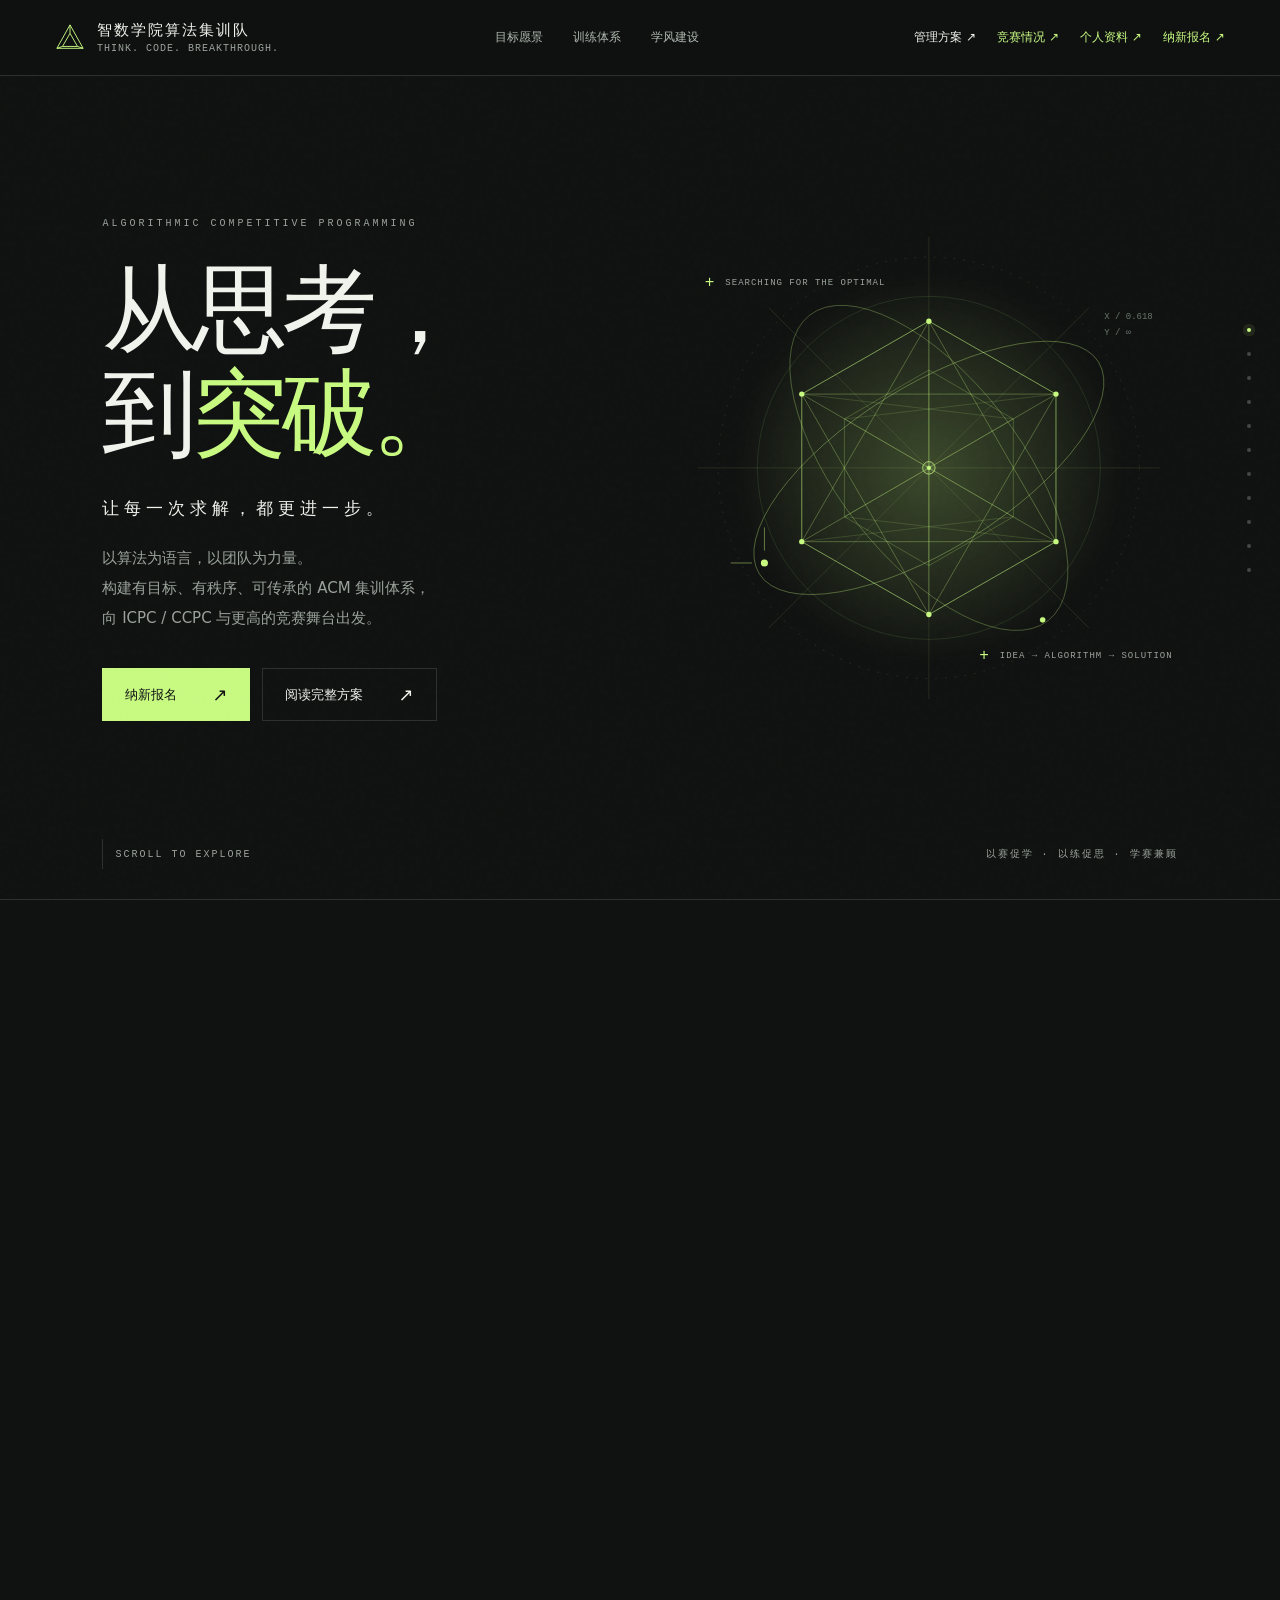
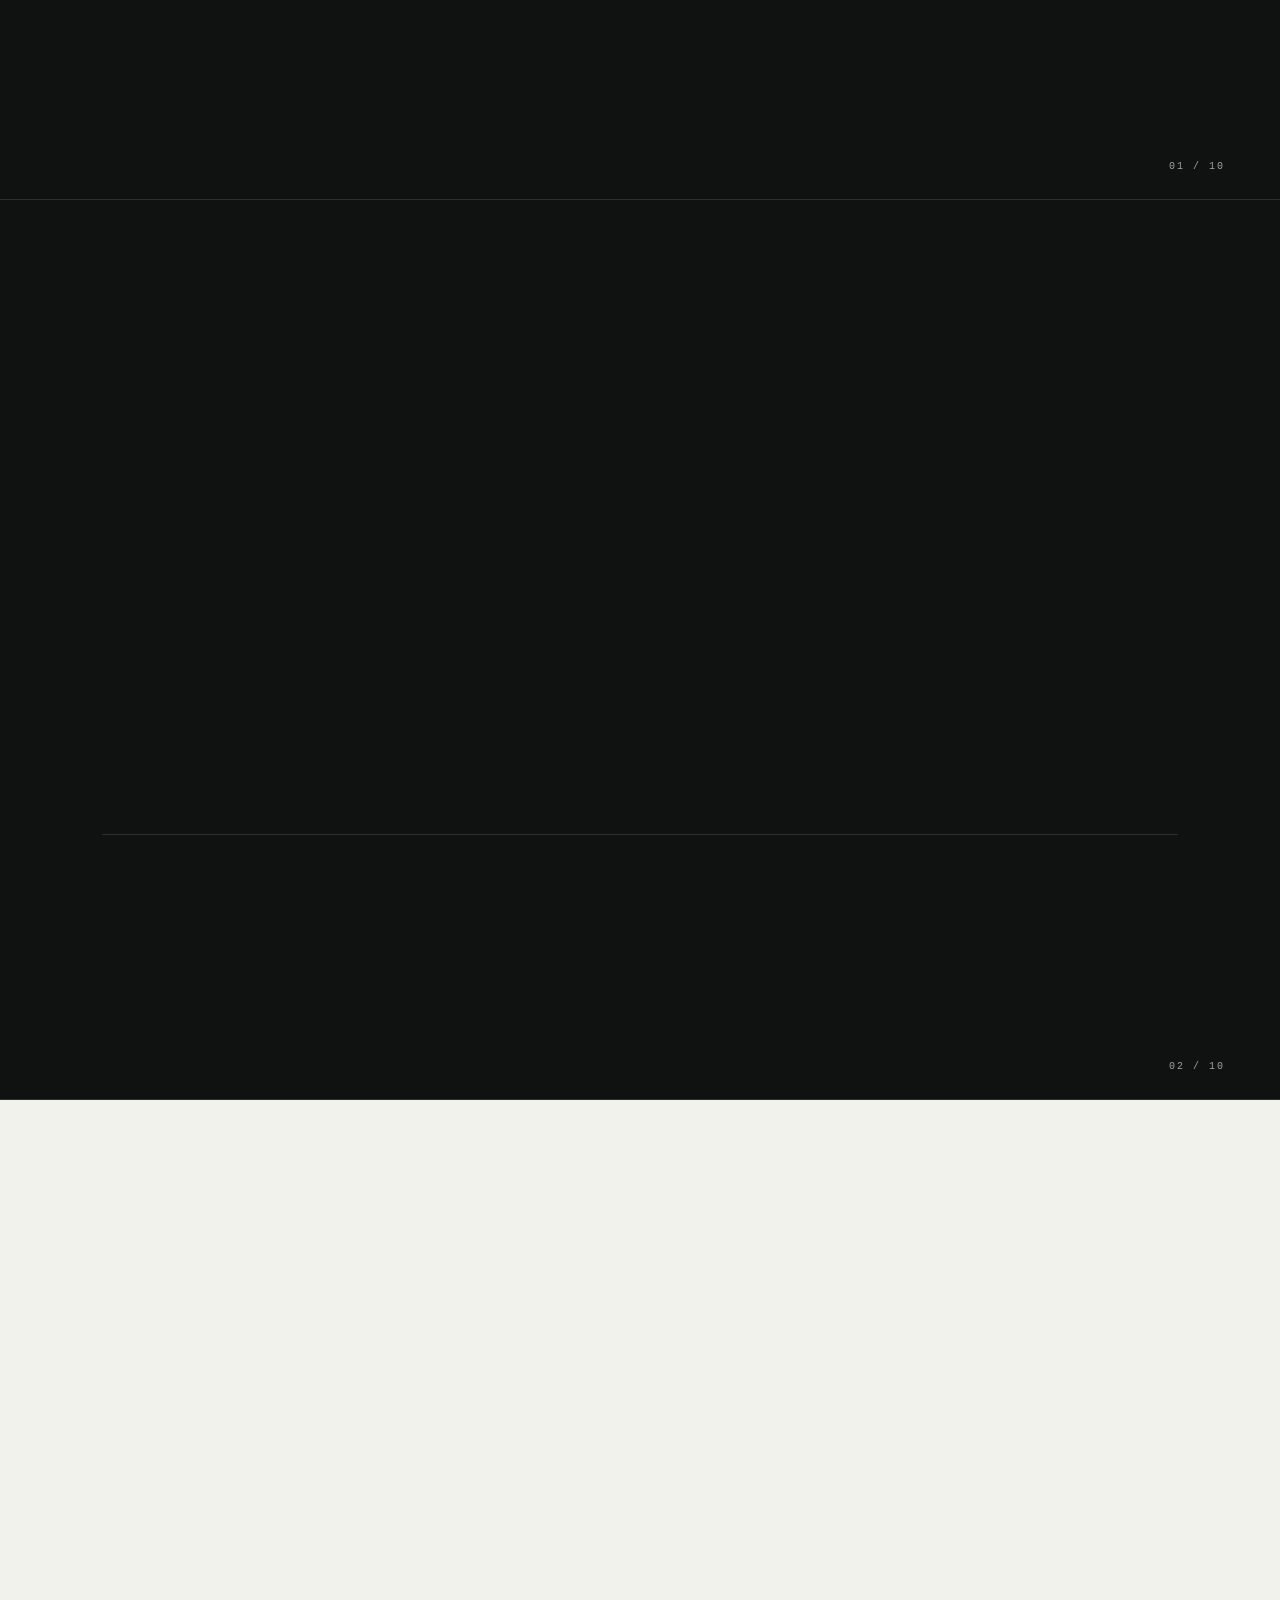
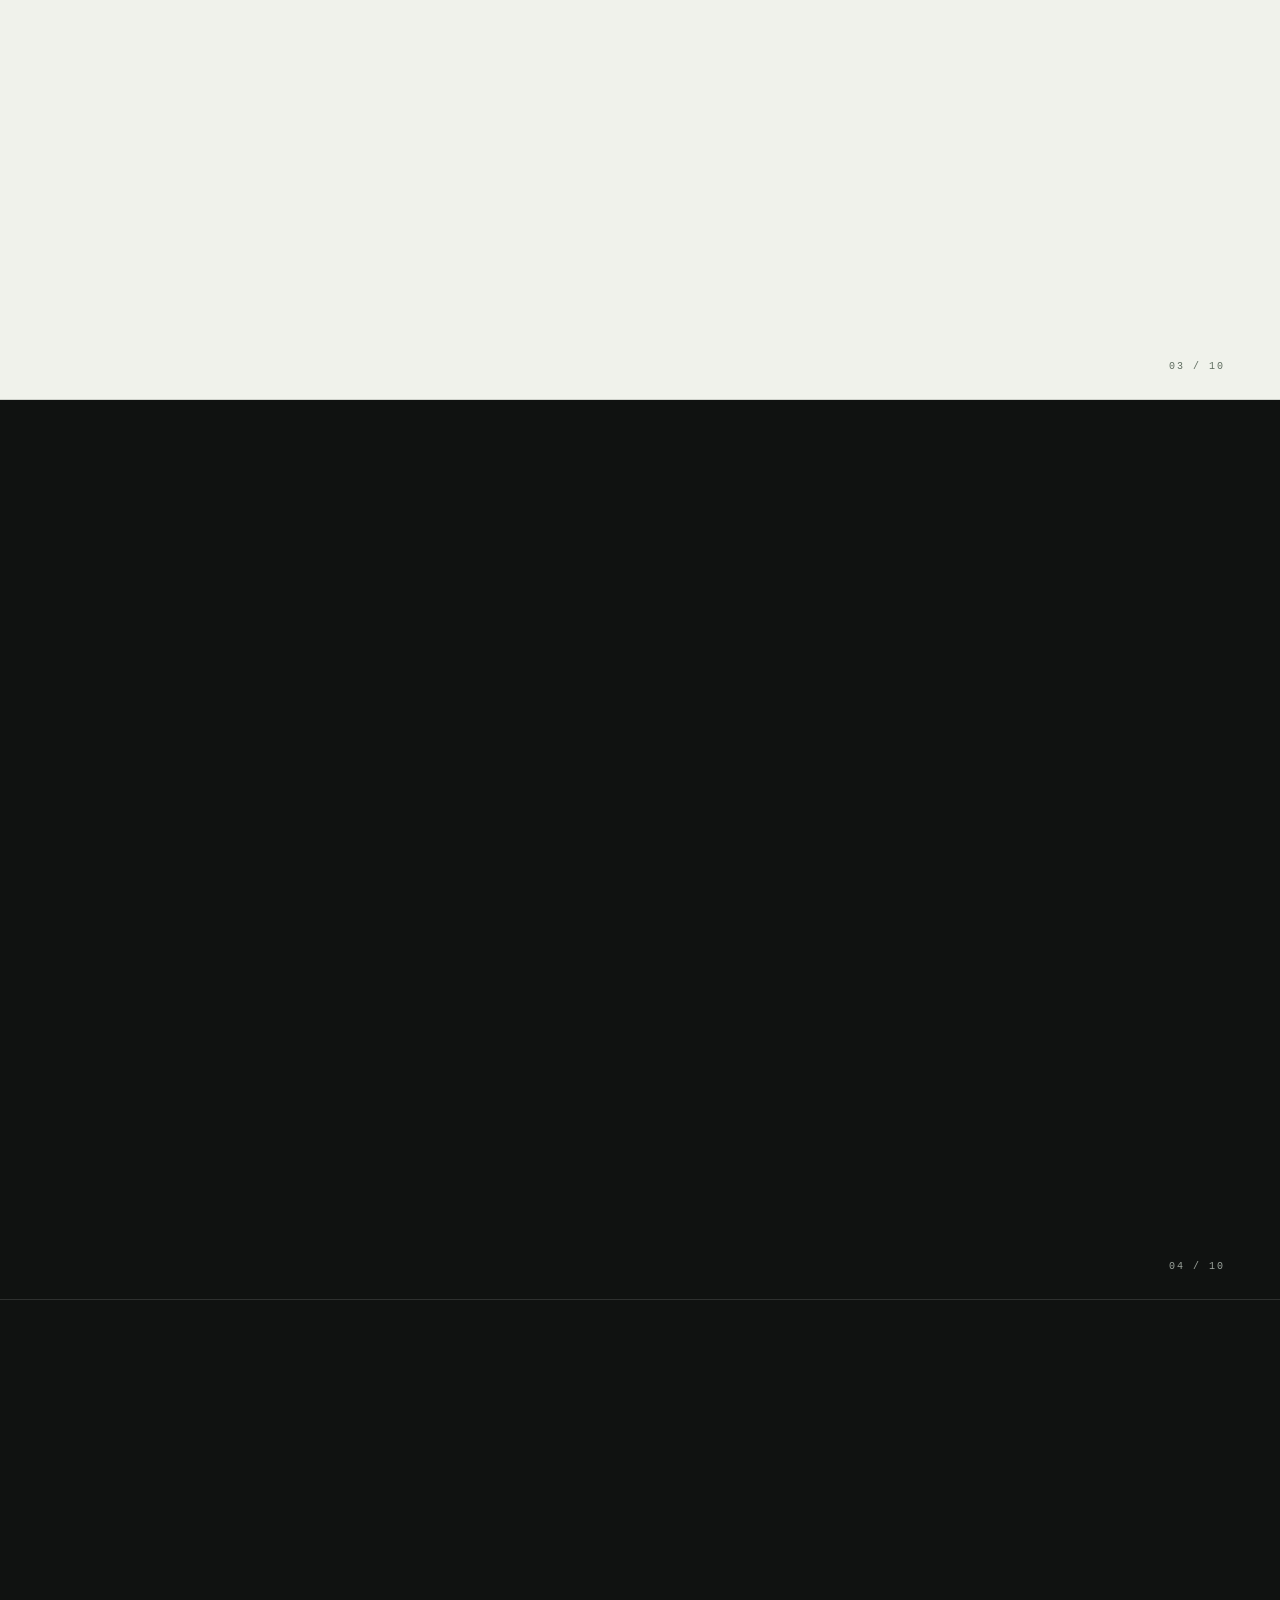
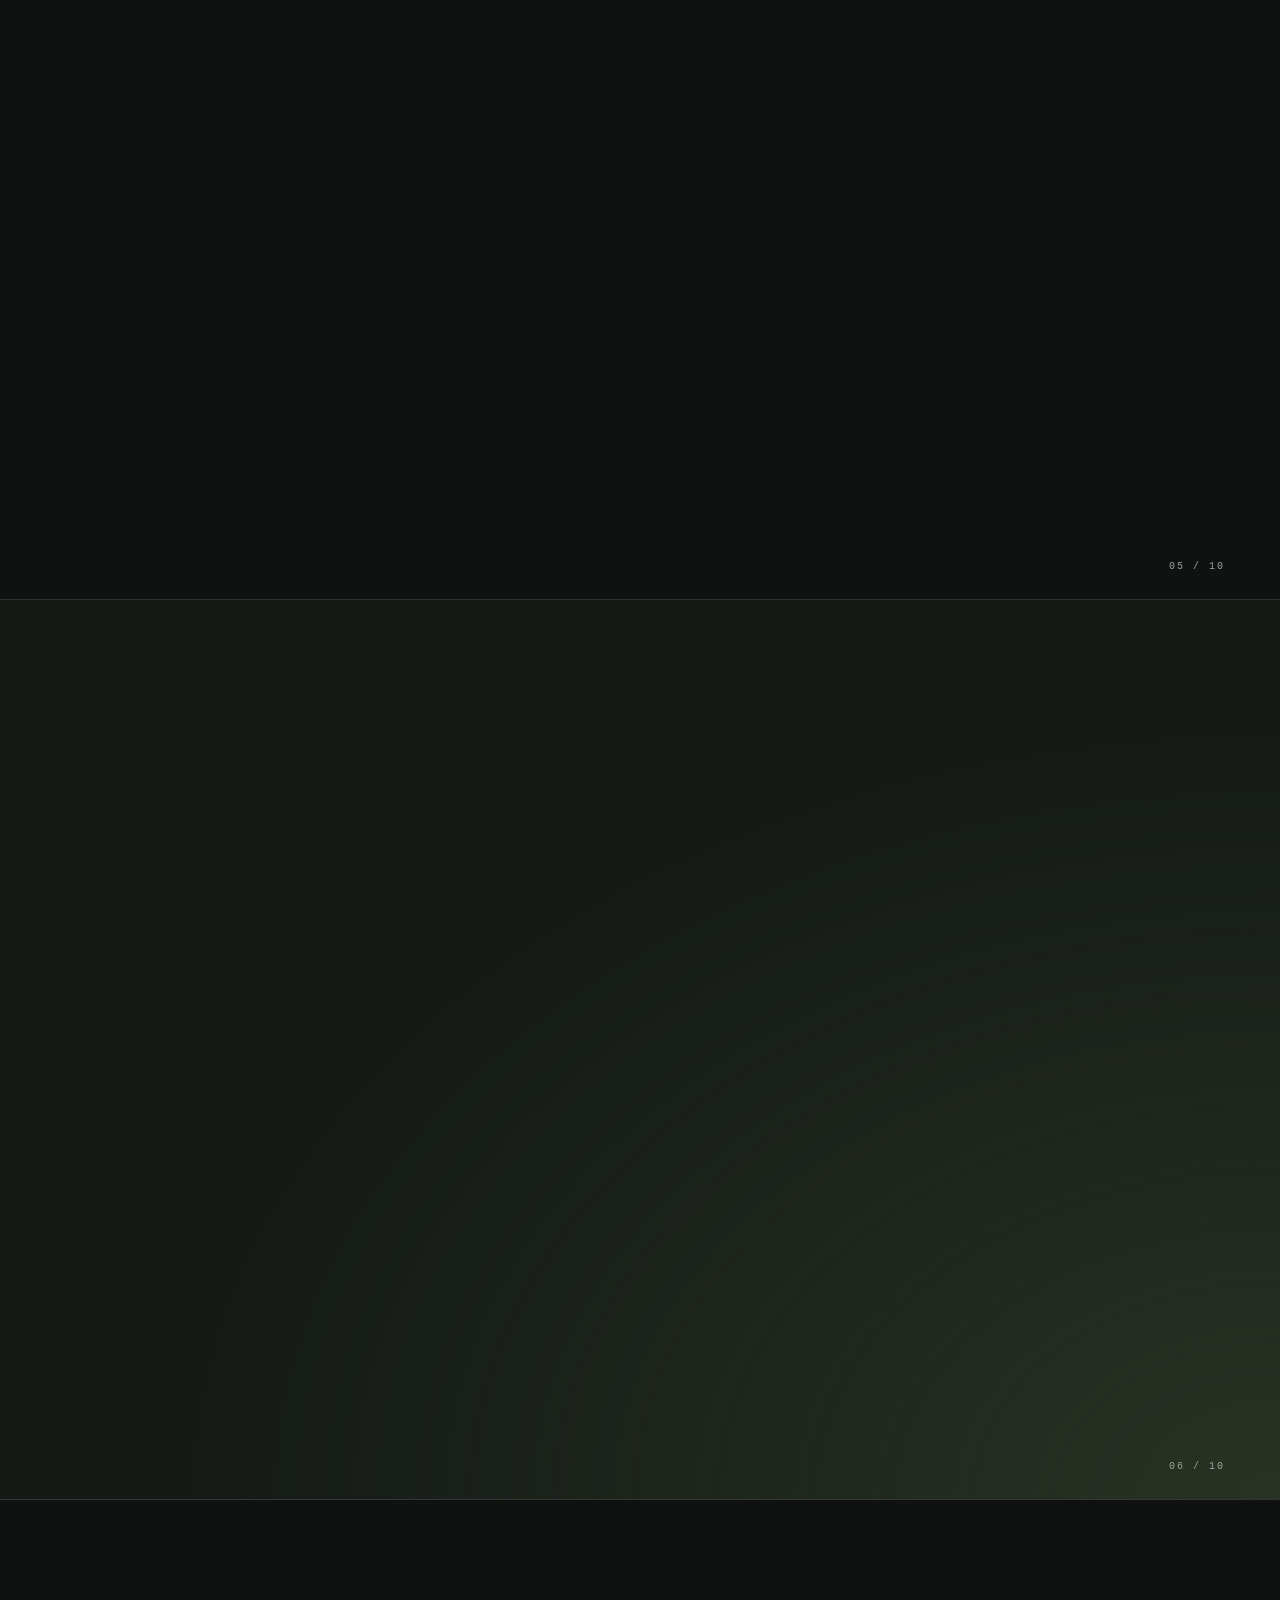
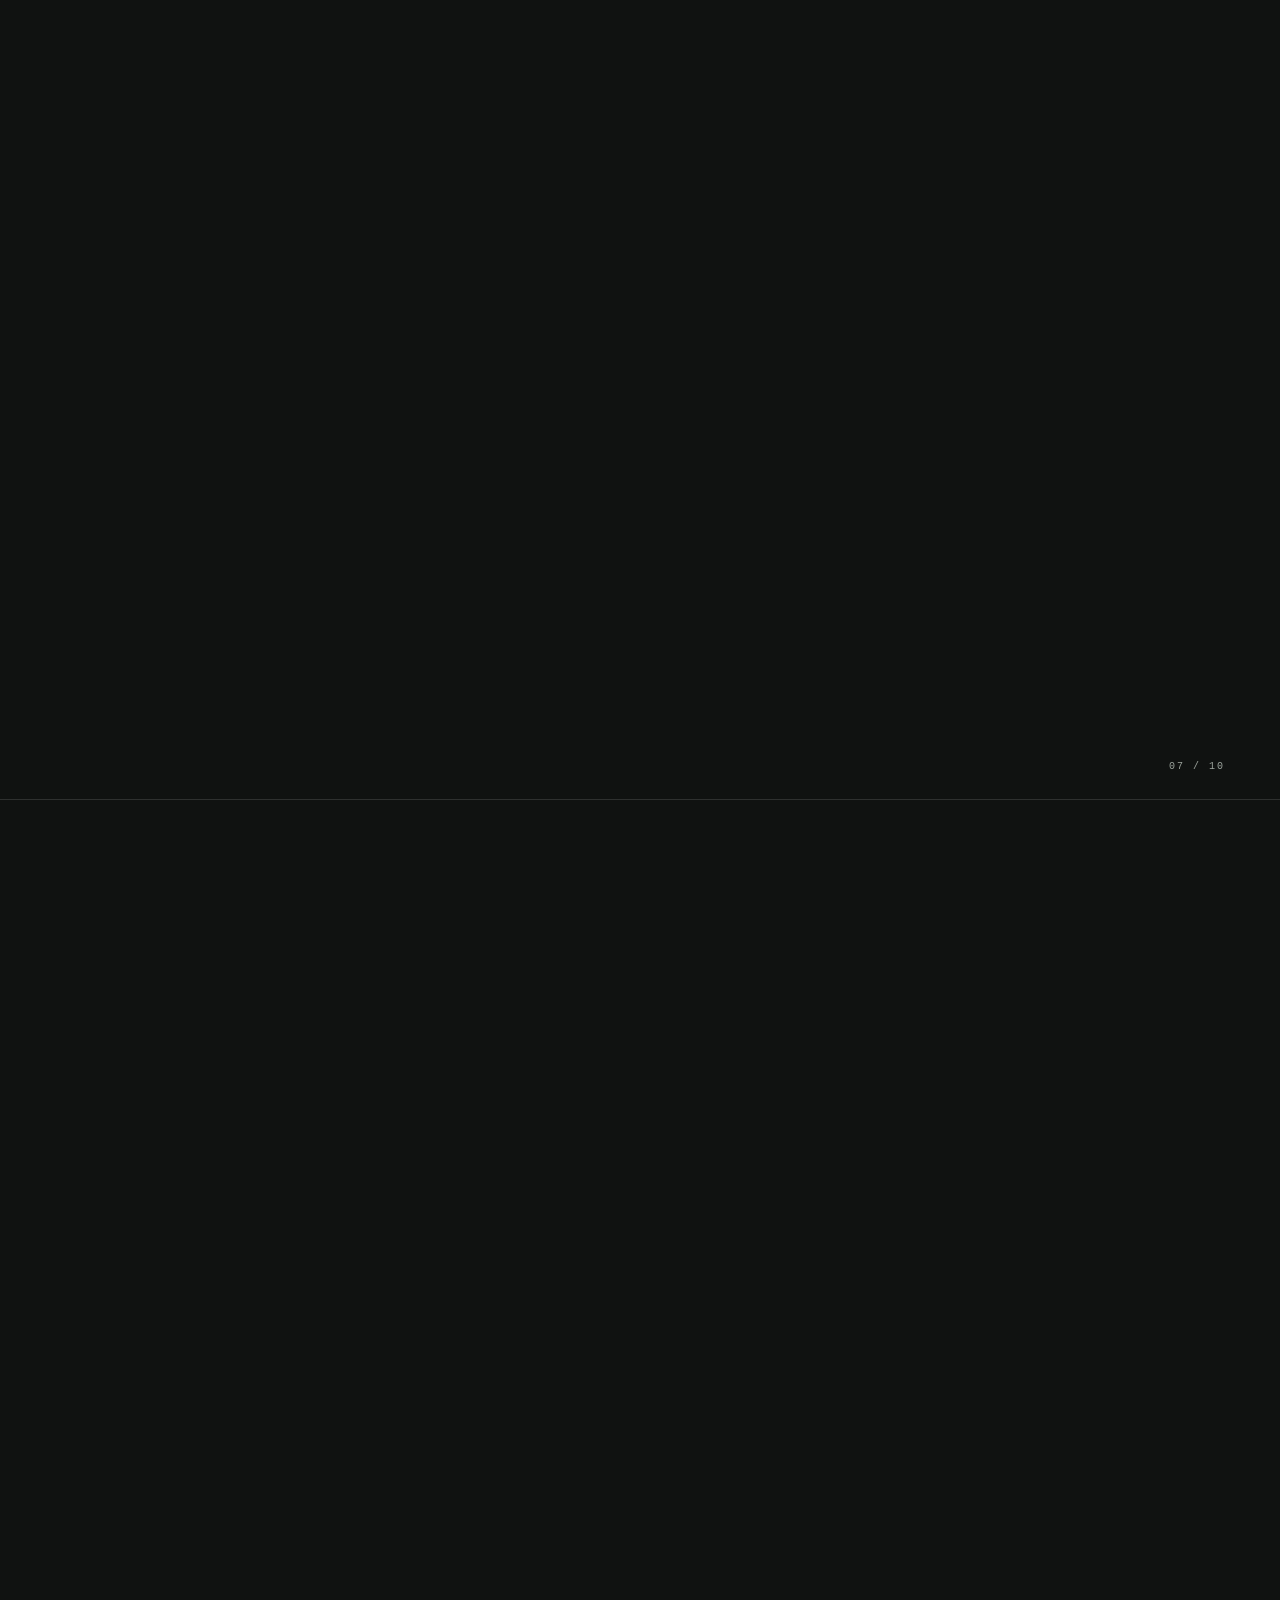
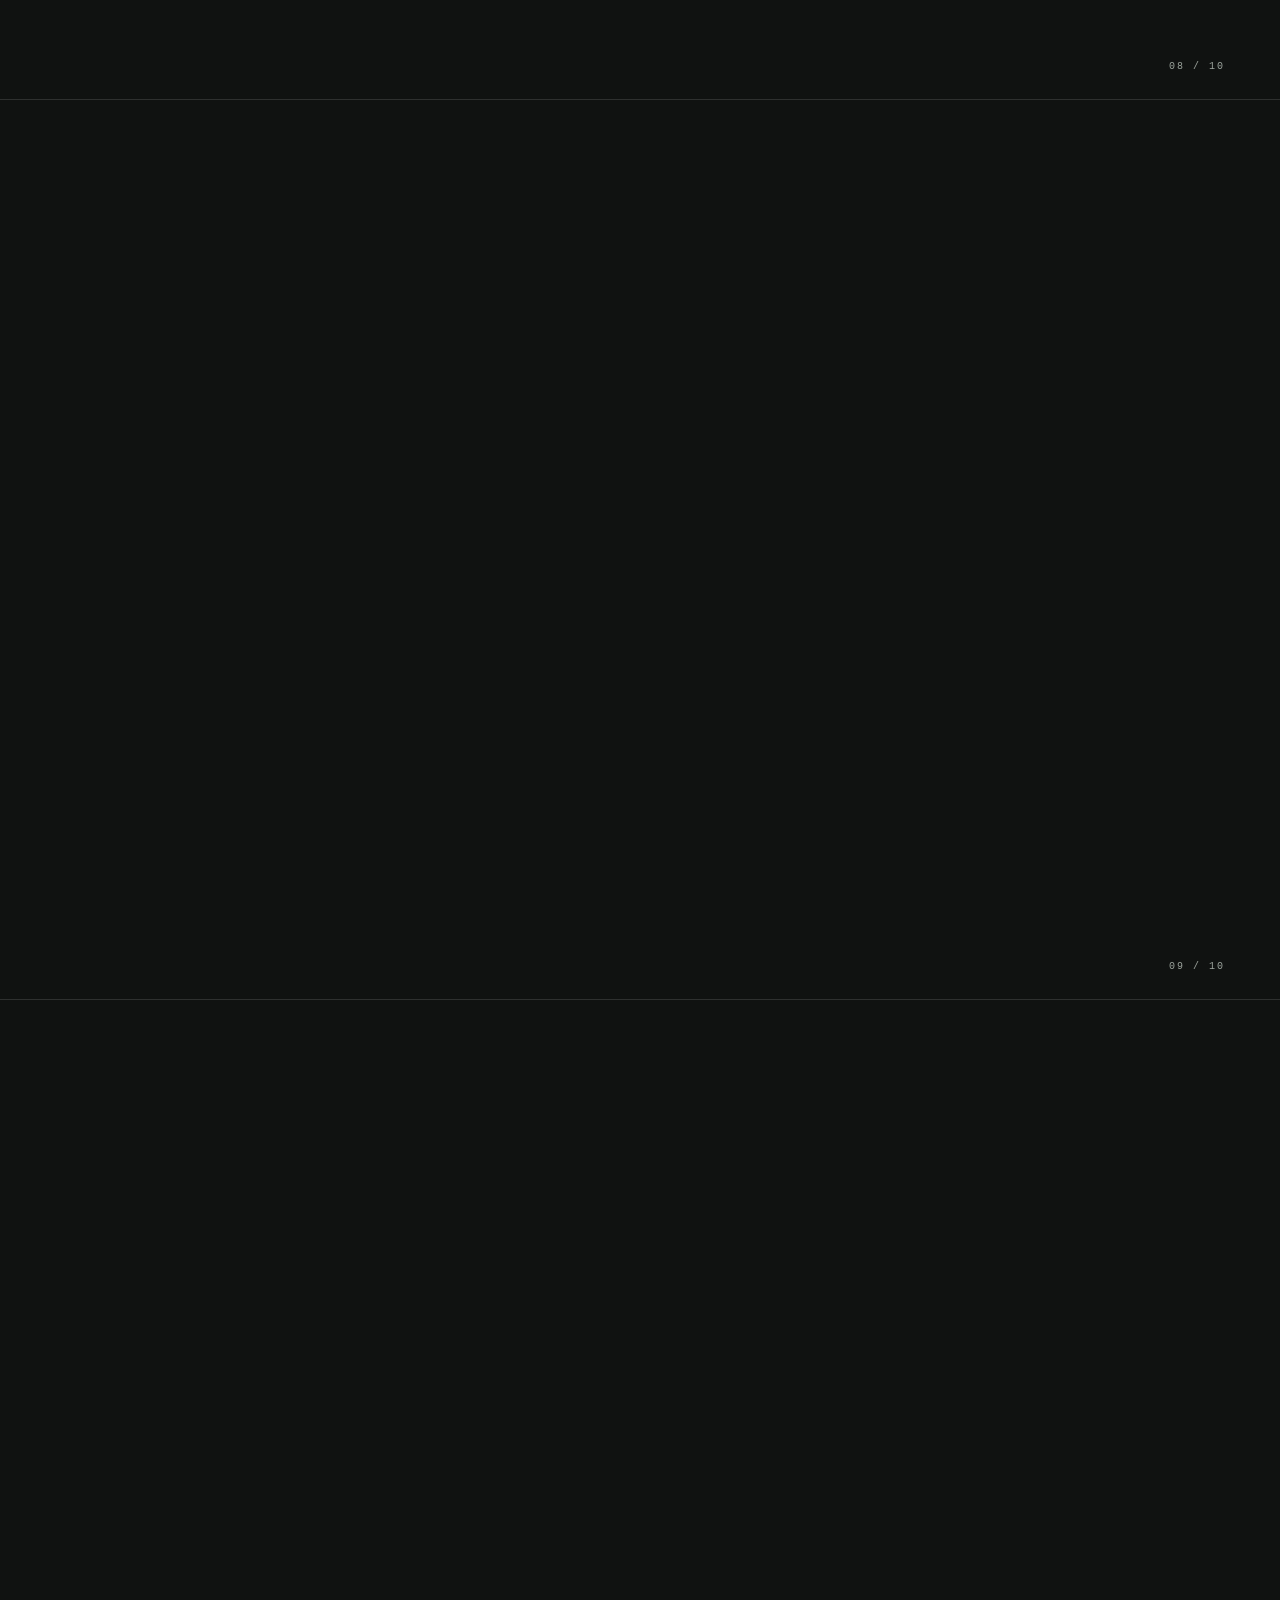
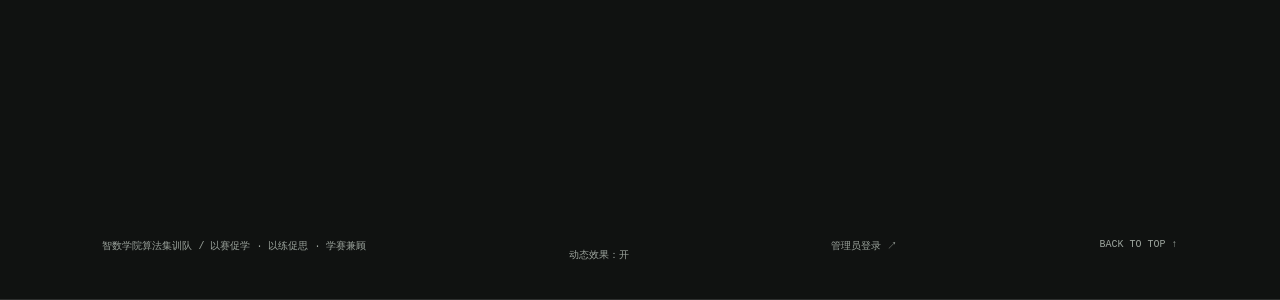
<file: index.html>
<!doctype html>
<html lang="zh-CN">
<head>
  <meta charset="utf-8">
  <meta name="viewport" content="width=device-width,initial-scale=1">
  <meta name="theme-color" content="#101211">
  <meta name="description" content="ACM集训队：管理方案、模拟赛榜单、个人训练档案与每日刷题产出。以赛促学，以练促思。">
  <title>智数学院算法集训队 · 从思考，到突破</title>
  <style>
    :root{--bg:#101211;--fg:#f1f3ed;--muted:#9bA39c;--line:#ffffff20;--accent:#c8fa82;--mono:ui-monospace,SFMono-Regular,Consolas,monospace;--ease:cubic-bezier(.2,.75,.2,1)}
    *{box-sizing:border-box}html{scroll-behavior:smooth;scroll-snap-type:y proximity;scroll-padding-top:76px}body{margin:0;background:var(--bg);color:var(--fg);font-family:Inter,"PingFang SC","Microsoft YaHei",system-ui,sans-serif;-webkit-font-smoothing:antialiased}body:before{content:"";position:fixed;inset:0;pointer-events:none;opacity:.025;background-image:url("data:image/svg+xml,%3Csvg viewBox='0 0 180 180' xmlns='http://www.w3.org/2000/svg'%3E%3Cfilter id='n'%3E%3CfeTurbulence type='fractalNoise' baseFrequency='.9' numOctaves='3' stitchTiles='stitch'/%3E%3C/filter%3E%3Crect width='100%25' height='100%25' opacity='.6' filter='url(%23n)'/%3E%3C/svg%3E");z-index:10}a{color:inherit;text-decoration:none}button,input{font:inherit}button{cursor:pointer}button,a{-webkit-tap-highlight-color:transparent}button:focus-visible,a:focus-visible,input:focus-visible,summary:focus-visible{outline:2px solid var(--accent);outline-offset:6px}button{color:inherit}::selection{background:var(--accent);color:var(--bg)}.skip{position:fixed;top:-60px;left:24px;background:var(--accent);color:var(--bg);padding:12px;z-index:100}.skip:focus{top:12px}
    header{position:fixed;inset:0 0 auto;height:76px;display:flex;align-items:center;justify-content:space-between;padding:0 4.3vw;border-bottom:1px solid var(--line);background:#101211cc;backdrop-filter:blur(20px);z-index:40}.brand{display:flex;align-items:center;gap:12px;font-size:15px;letter-spacing:2px}.brand svg{width:30px;height:30px}.brand small{font:10px var(--mono);color:var(--muted);letter-spacing:1px;display:block;margin-top:3px}nav{display:flex;gap:30px;font-size:12px;color:#b1b8b1}nav a:hover,nav a.active{color:var(--accent)}.header-actions{display:flex;gap:18px;align-items:center}.text-button{border:0;background:none;padding:9px 0;font-size:12px}.text-button:hover{color:var(--accent)}.pill{display:flex;align-items:center;gap:8px;font:10px var(--mono);color:var(--muted)}.dot{width:5px;height:5px;background:var(--accent);border-radius:50%;box-shadow:0 0 10px #c8fa8250}.menu-toggle{display:none;background:none;border:0;font-size:19px}.progress{position:fixed;top:75px;left:0;width:100%;height:2px;background:var(--accent);transform:scaleX(0);transform-origin:left;z-index:45}.side-nav{position:fixed;right:22px;top:50%;transform:translateY(-50%);z-index:35;display:grid;gap:16px}.side-nav a{width:18px;height:8px;display:flex;align-items:center;justify-content:center}.side-nav a:after{content:"";width:4px;height:4px;border-radius:50%;background:#ffffff38;transition:.35s}.side-nav a.active:after{background:var(--accent);box-shadow:0 0 0 4px #c8fa8218}.section-number{position:absolute;right:4.3vw;bottom:27px;color:var(--muted);font:10px var(--mono);letter-spacing:2px}.panel{position:relative;min-height:100svh;padding:126px max(8vw,28px) 90px;display:flex;align-items:center;scroll-snap-align:start;overflow:hidden;border-bottom:1px solid var(--line)}.inner{width:100%;max-width:1320px;margin:auto}.eyebrow{font:11px var(--mono);letter-spacing:3px;color:var(--accent);display:flex;align-items:center;gap:13px;margin:0 0 27px}.eyebrow:before{content:"";width:25px;height:1px;background:currentColor}h1,h2,h3,p{margin-top:0}h1{font-size:clamp(60px,7.4vw,112px);line-height:1.1;font-weight:500;letter-spacing:-5px;margin-bottom:27px}h2{font-size:clamp(36px,4.2vw,62px);line-height:1.23;font-weight:500;letter-spacing:-2px;margin-bottom:25px}h3{font-size:19px;font-weight:500;line-height:1.6}p{font-size:14px;line-height:1.95;color:var(--muted)}.lead{font-size:15px;max-width:520px;line-height:2}.accent{color:var(--accent)}.dim{color:#6e7970}.btn{display:inline-flex;align-items:center;justify-content:space-between;gap:35px;padding:15px 22px;border:1px solid var(--line);background:transparent;font-size:13px;transition:background .25s,transform .25s,border-color .25s}.btn:hover{transform:translateY(-3px);border-color:var(--accent)}.btn.primary{background:var(--accent);border-color:var(--accent);color:var(--bg)}.btn.primary:hover{background:#ddffa9}.btn b{font-size:18px;font-weight:400}.actions{display:flex;gap:12px;margin-top:35px;flex-wrap:wrap}.mono{font-family:var(--mono)}
    .hero{padding-top:130px}.hero .inner{display:grid;grid-template-columns:1.12fr 1fr;align-items:center;gap:20px}.hero-copy{position:relative;z-index:2}.hero .tag{font:10px var(--mono);letter-spacing:3px;color:var(--muted);margin-bottom:28px}.hero h1 span{display:block}.hero-sub{font-size:17px;letter-spacing:5px;color:var(--fg);margin-bottom:18px}.hero-footer{position:absolute;left:8vw;right:8vw;bottom:30px;display:flex;justify-content:space-between;align-items:center;font:10px var(--mono);letter-spacing:2px;color:var(--muted)}.scroll-hint{display:flex;align-items:center;gap:12px}.scroll-line{height:30px;width:1px;background:var(--line);position:relative;overflow:hidden}.scroll-line:after{content:"";position:absolute;inset:-30px 0 auto;height:30px;background:var(--accent);animation:scrollFlow 2.8s infinite}.hero-visual{position:relative;aspect-ratio:1/1;max-width:550px;width:100%;justify-self:end}.hero-visual:before{content:"";position:absolute;inset:10%;border-radius:50%;background:radial-gradient(circle,#c8fa8210,transparent 68%);filter:blur(10px)}.hero-visual svg{height:100%;width:100%;overflow:visible}.orbital{transform-origin:280px 280px;animation:orbit 65s linear infinite}.orbital.reverse{animation-direction:reverse;animation-duration:90s}.core{transform-origin:280px 280px;animation:breathe 7s ease-in-out infinite}.visual-label{position:absolute;display:flex;align-items:center;gap:10px;color:var(--muted);font:9px var(--mono);letter-spacing:1px}.visual-label.top{top:11%;left:5%}.visual-label.bottom{bottom:11%;right:1%}.visual-label:before{content:"+";color:var(--accent);font-size:16px}.hero-visual .coordinate{position:absolute;right:5%;top:18%;font:9px var(--mono);line-height:1.8;color:#69776c}
    .split{display:grid;grid-template-columns:1fr 1fr;gap:9vw;align-items:center}.section-head{display:flex;justify-content:space-between;align-items:end;gap:45px;margin-bottom:50px}.section-head p{max-width:420px;margin-bottom:5px}.stats{display:grid;grid-template-columns:1fr 1fr;gap:35px}.stat{border-top:1px solid var(--line);padding:22px 0}.stat strong{font:clamp(42px,5.6vw,76px) var(--mono);font-weight:300;letter-spacing:-5px}.stat strong small{font-size:22px;letter-spacing:0;margin-left:5px}.stat p{margin:11px 0 0;font-size:12px}.big-goal{margin-top:34px;padding-top:25px;border-top:1px solid var(--line);display:flex;align-items:center;justify-content:space-between;font-size:14px}.big-goal .mono{font-size:11px;color:var(--accent)}.note{font-size:11px;line-height:1.9;color:var(--muted);padding-left:13px;border-left:2px solid #c8fa8250;margin-top:25px}.goal-list{display:grid;gap:0}.goal-item{padding:25px 0;border-bottom:1px solid var(--line);display:grid;grid-template-columns:80px 1fr 20px;gap:20px}.goal-item .year{font:11px var(--mono);color:var(--accent);padding-top:9px}.goal-item h3{margin-bottom:8px}.goal-item p{font-size:12px;margin:0}.goal-item .arrow{padding-top:8px;color:var(--accent)}
    .org{display:grid;grid-template-columns:1fr 2fr;gap:7vw}.mentor{padding-top:25px;border-top:1px solid var(--accent)}.mentor .role,.person .role{font-size:11px;letter-spacing:2px;color:var(--muted)}.mentor h3{font-size:36px;margin:18px 0 10px}.mentor p{font-size:12px;max-width:250px}.pending{font-size:11px;color:var(--muted);margin-top:28px}.people{display:grid;grid-template-columns:repeat(3,1fr);gap:27px}.person{padding-top:25px;border-top:1px solid var(--line)}.person .index{font:10px var(--mono);color:var(--accent);display:block;margin-bottom:22px}.person h3{font-size:25px;margin:14px 0 18px}.person p{font-size:12px}.org-bottom{margin-top:45px;padding-top:25px;border-top:1px solid var(--line);display:flex;justify-content:space-between;gap:35px}.org-bottom div{flex:1}.org-bottom h3{font-size:14px;margin-bottom:8px}.org-bottom p{font-size:12px;margin:0}
    .schedule{background:#f0f2eb;color:#18201a;--muted:#606e61;--line:#18201a28;--accent:#476c26}.schedule .week{display:grid;grid-template-columns:repeat(7,1fr);border:1px solid var(--line);margin:35px 0 22px}.day{padding:22px 10px;text-align:center;border-right:1px solid var(--line)}.day:last-child{border:0}.day b{font-size:16px;font-weight:500;display:block;margin-bottom:12px}.day span{font:10px var(--mono);color:var(--muted)}.day.training{background:#dce7d2}.day .day-dot{width:4px;height:4px;background:#476c26;display:block;border-radius:50%;margin:15px auto 0}.day.rest{opacity:.55}.schedule-meta{display:flex;justify-content:space-between;gap:25px;font-size:12px;color:var(--muted)}.time{font-size:clamp(46px,6vw,85px);letter-spacing:-5px;font-weight:300;white-space:nowrap}.time span{font-size:24px;color:#9da79b;display:inline-block;vertical-align:middle;margin:0 15px}.training-flow{display:grid;grid-template-columns:repeat(4,1fr);gap:30px;margin-top:45px}.flow-item{padding-top:19px;border-top:1px solid var(--line)}.flow-item span{font:10px var(--mono);color:var(--muted)}.flow-item h3{font-size:17px;margin:14px 0 8px}.flow-item p{font-size:12px;margin:0}
    .score-layout{display:grid;grid-template-columns:1fr 1.15fr;gap:8vw;align-items:center}.score-ring{position:relative;width:min(340px,90%);aspect-ratio:1;margin:auto}.score-ring svg{width:100%;height:100%;transform:rotate(-90deg)}.score-ring circle{fill:none;stroke-width:14;stroke-dasharray:var(--dash);stroke-dashoffset:var(--offset);transition:stroke-dasharray 1.5s var(--ease)}.ring-center{position:absolute;inset:0;display:grid;place-content:center;text-align:center}.ring-center strong{font:64px var(--mono);font-weight:300;letter-spacing:-4px}.ring-center span{font-size:11px;color:var(--muted);letter-spacing:3px;margin-top:8px}.weight-row{display:grid;grid-template-columns:15px 1fr 65px;align-items:center;gap:17px;padding:20px 0;border-bottom:1px solid var(--line)}.swatch{width:6px;height:6px}.weight-row h3{font-size:16px;margin:0 0 4px}.weight-row p{font-size:11px;margin:0}.weight-row strong{font:30px var(--mono);text-align:right;font-weight:300}.weight-row strong small{font-size:12px;margin-left:3px;color:var(--muted)}.score-foot{margin-top:35px;display:flex;gap:35px;align-items:center}.score-foot span{font-size:11px;color:var(--accent);white-space:nowrap}.score-foot p{font-size:11px;margin:0}
    .boundary{padding:25px 0;border-top:1px solid var(--line);display:grid;grid-template-columns:45px 1fr;gap:20px}.boundary .n{font:11px var(--mono);color:var(--accent);padding-top:7px}.boundary h3{margin-bottom:7px;font-size:17px}.boundary p{font-size:12px;margin:0}.exemption{padding:27px 30px;border:1px solid var(--line);background:linear-gradient(135deg,#c8fa8209,transparent);margin-top:25px}.exemption h3{font-size:15px;color:var(--accent);margin-bottom:12px}.exemption p{font-size:12px;margin:0}.discipline{display:grid;grid-template-columns:repeat(3,1fr);gap:0;border-top:1px solid var(--line);margin-top:25px}.discipline div{padding:18px 10px 0 0}.discipline strong{font:30px var(--mono);font-weight:400}.discipline span{font-size:11px;color:var(--muted);display:block;line-height:1.8;margin-top:8px}
    .culture{background:radial-gradient(ellipse at 100% 100%,#283324 0,transparent 60%),#151a16}.culture h2{font-size:clamp(40px,5vw,74px)}.culture-grid{display:grid;grid-template-columns:repeat(2,1fr);gap:30px 50px}.culture-item{padding-top:20px;border-top:1px solid var(--line)}.culture-item span{font:10px var(--mono);color:var(--accent)}.culture-item h3{font-size:18px;margin:15px 0 9px}.culture-item p{font-size:12px;margin:0}.culture-caption{font:11px var(--mono);letter-spacing:2px;color:var(--muted);margin-top:42px}
    .timeline{display:grid;grid-template-columns:repeat(4,1fr);gap:35px;margin-top:50px}.milestone{position:relative;padding-top:28px;border-top:1px solid var(--line)}.milestone:before{content:"";position:absolute;top:-3px;left:0;width:5px;height:5px;background:var(--accent);box-shadow:0 0 0 5px #c8fa8210}.milestone .when{font:11px var(--mono);color:var(--accent)}.milestone h3{font-size:21px;margin:22px 0 12px}.milestone p{font-size:12px;margin:0}.semester-note{display:flex;gap:25px;border-top:1px solid var(--line);margin-top:48px;padding-top:24px;align-items:center}.semester-note strong{font:10px var(--mono);color:var(--accent);white-space:nowrap}.semester-note p{font-size:12px;margin:0}.handoff{display:grid;grid-template-columns:repeat(3,1fr);gap:45px;margin:45px 0}.handoff-item{border-top:1px solid var(--line);padding-top:23px}.handoff-item span{font:11px var(--mono);color:var(--accent)}.handoff-item h3{font-size:23px;margin:22px 0 12px}.handoff-item p{font-size:12px}.ending{display:flex;align-items:center;justify-content:space-between;padding-top:30px;border-top:1px solid var(--line);gap:30px}.ending p{font-size:12px;max-width:500px;margin:0}.footer{position:absolute;left:8vw;right:8vw;bottom:28px;display:flex;justify-content:space-between;gap:20px;font:10px var(--mono);color:var(--muted)}.footer button{font-size:10px}.footer a:hover{color:var(--accent)}
    .reveal{transition:opacity .95s var(--ease),transform .95s var(--ease),filter .95s var(--ease);transition-delay:var(--delay,0ms)}.js .panel:not(.seen) .reveal{opacity:0;transform:translateY(35px);filter:blur(5px)}.js .panel[data-enter="side"]:not(.seen) .reveal{transform:translateX(42px)}.js .panel[data-enter="scale"]:not(.seen) .reveal{transform:translateY(25px) scale(.96)}.js .panel.seen .reveal{opacity:1;transform:none;filter:none}.js .hero .hero-visual{transition:opacity 1.6s,transform 1.6s var(--ease);transition-delay:150ms}.js .hero:not(.seen) .hero-visual{opacity:0;transform:scale(.85) rotate(-8deg)}.motion-off *, .motion-off *:before,.motion-off *:after{animation:none!important;transition:none!important;scroll-behavior:auto!important}.motion-off .reveal{opacity:1!important;transform:none!important;filter:none!important}
    dialog{width:min(1040px,calc(100vw - 32px));height:min(90svh,960px);max-height:90svh;border:1px solid #ffffff28;background:#171b18;color:var(--fg);padding:0;box-shadow:0 30px 140px #0009;overflow:hidden}dialog::backdrop{background:#050806cb;backdrop-filter:blur(12px)}.reader-head{padding:23px 28px;display:flex;justify-content:space-between;align-items:center;border-bottom:1px solid var(--line);gap:15px}.reader-head strong{font-size:15px;font-weight:500}.reader-head small{font:9px var(--mono);color:var(--accent);display:block;margin-top:7px;letter-spacing:2px}.close{border:1px solid var(--line);background:none;width:34px;height:34px;font-size:19px}.reader-body{display:grid;grid-template-columns:200px 1fr;height:calc(100% - 86px)}.reader-toc{display:block;overflow:auto;padding:25px 20px;border-right:1px solid var(--line)}.reader-toc a{display:block;font-size:11px;line-height:1.8;color:var(--muted);margin-bottom:17px}.reader-toc a:hover{color:var(--accent)}.reader-article{min-width:0;overflow:auto;padding:30px 38px;scroll-behavior:smooth}.reader-article h2{font-size:23px;letter-spacing:0;line-height:1.6;margin:30px 0 18px;scroll-margin-top:20px}.reader-article h3{font-size:15px;color:var(--fg);margin:24px 0 10px}.reader-article p{font-size:13px;white-space:pre-wrap;color:#b4beb5;line-height:2;margin-bottom:14px}.reader-article .original-intro{border-bottom:1px solid var(--line);padding-bottom:20px}.reader-article .original-intro p{font-size:12px}.reader-tools{display:flex;gap:15px;align-items:center}.reader-tools a{font-size:11px;color:var(--accent)}.site-menu{position:fixed;top:76px;left:0;right:0;padding:22px 28px 30px;background:#171d18;z-index:39;border-bottom:1px solid var(--line)}.site-menu[hidden]{display:none}.site-menu a{display:block;padding:13px 0;border-bottom:1px solid var(--line);font-size:14px}.mobile-only{display:none}
    @keyframes orbit{to{transform:rotate(360deg)}}@keyframes breathe{50%{transform:scale(1.035);opacity:.8}}@keyframes scrollFlow{to{transform:translateY(70px)}}
    @media(min-width:1600px){.panel{padding-left:max(8vw,calc((100vw - 1320px)/2));padding-right:max(8vw,calc((100vw - 1320px)/2))}}
    @media(max-width:1050px){nav{gap:18px}.pill{display:none}.split,.score-layout{gap:5vw}.people{gap:18px}.org{gap:5vw;grid-template-columns:1fr 2.5fr}.hero h1{letter-spacing:-3px}.person h3{font-size:21px}.panel{padding-left:6vw;padding-right:6vw}.hero-footer,.footer{left:6vw;right:6vw}.side-nav{right:12px}.time{font-size:54px}.timeline{gap:25px}.culture-grid{gap:25px}.hero-visual{margin-right:-2vw}}
    @media(max-width:760px){html{scroll-padding-top:65px;scroll-snap-type:y proximity}header{height:65px;padding:0 23px}.progress{top:64px}.brand{font-size:13px}.brand small{font-size:8px}.brand svg{width:27px}.header-actions{gap:18px}.header-actions>.text-button{font-size:11px}nav,.side-nav{display:none}.menu-toggle{display:block}.site-menu{top:65px}.panel{padding:108px 27px 76px;min-height:100svh;overflow:hidden}.hero{padding-top:110px}.hero .inner{display:flex;flex-direction:column;align-items:stretch;gap:0}.hero h1{font-size:64px;letter-spacing:-3px;margin-bottom:20px}.hero .tag{font-size:9px;letter-spacing:2px;margin-bottom:23px}.hero-sub{font-size:13px;letter-spacing:4px}.lead{font-size:13px}.hero-copy .lead{max-width:330px}.hero-visual{width:min(80vw,340px);max-width:none;align-self:end;margin:-55px -30px -5px;opacity:.8;pointer-events:none}.hero-copy{max-width:100%}.hero-copy .actions{margin-top:22px}.btn{font-size:12px;padding:13px 18px;gap:23px}.hero-footer{bottom:23px;left:27px;right:27px;font-size:8px;letter-spacing:1px}.hero-footer>span{max-width:110px;text-align:right;line-height:1.8}.visual-label{font-size:7px}.hero-visual .coordinate{font-size:7px}.section-number{bottom:24px;font-size:9px;right:27px}h2{font-size:37px;letter-spacing:-1.5px}.eyebrow{font-size:9px;letter-spacing:2px;margin-bottom:22px}.split,.score-layout,.org{grid-template-columns:1fr;gap:33px}.section-head{display:block;margin-bottom:32px}.section-head p{font-size:12px;margin:0}.stats{gap:10px 25px}.stat{padding:16px 0}.stat strong{font-size:50px;letter-spacing:-3px}.stat p{font-size:11px}.big-goal{margin-top:20px;font-size:12px}.goal-item{padding:19px 0;grid-template-columns:64px 1fr 12px;gap:14px}.goal-item h3{font-size:16px}.goal-item p{font-size:11px}.goal-item .year{font-size:10px}.people{gap:16px}.mentor{display:grid;grid-template-columns:1fr 1fr;column-gap:20px;padding-top:18px}.mentor h3{font-size:28px;margin:10px 0}.mentor p{grid-column:2;grid-row:1/4;margin:0;font-size:11px}.pending{margin:0;font-size:10px}.person{padding-top:18px}.person h3{font-size:19px;margin:10px 0}.person .role{font-size:10px;letter-spacing:0}.person p{font-size:10px;line-height:1.9}.person .index{margin-bottom:18px}.org-bottom{margin-top:25px;padding-top:20px;gap:18px;flex-direction:column}.org-bottom div{display:grid;grid-template-columns:95px 1fr;gap:20px}.org-bottom h3{font-size:12px}.org-bottom p{font-size:11px}.time{font-size:44px;letter-spacing:-3px;margin-top:24px}.time span{font-size:19px;margin:0 9px}.schedule .week{margin-top:25px}.day{padding:15px 0}.day b{font-size:12px}.day span{font-size:8px}.day .day-dot{margin-top:10px}.schedule-meta{font-size:10px;line-height:1.8;gap:15px}.training-flow{grid-template-columns:1fr 1fr;gap:24px;margin-top:32px}.flow-item h3{font-size:15px;margin:10px 0 6px}.flow-item p{font-size:11px}.score-ring{width:220px}.ring-center strong{font-size:43px}.ring-center span{font-size:9px}.weight-row{padding:13px 0;gap:12px}.weight-row h3{font-size:14px}.weight-row p{font-size:10px}.weight-row strong{font-size:26px}.score-foot{gap:18px;align-items:start}.score-foot p{font-size:10px}.boundary{padding:19px 0;gap:10px;grid-template-columns:30px 1fr}.boundary p{font-size:11px}.boundary h3{font-size:15px}.exemption{padding:20px}.exemption p{font-size:11px}.discipline strong{font-size:25px}.discipline span{font-size:10px}.culture h2{font-size:43px}.culture-grid{gap:24px}.culture-item h3{font-size:16px}.culture-item p{font-size:11px}.culture .split{gap:40px}.culture-caption{margin-top:25px;font-size:9px}.timeline{grid-template-columns:1fr 1fr;gap:32px 24px;margin-top:35px}.milestone h3{font-size:18px;margin-top:17px}.milestone p{font-size:11px}.milestone .when{font-size:10px}.semester-note{margin-top:30px;align-items:start;gap:18px}.semester-note p{font-size:11px}.handoff{grid-template-columns:1fr;gap:20px;margin:30px 0}.handoff-item{display:grid;grid-template-columns:30px 90px 1fr;align-items:start;gap:10px;padding-top:20px}.handoff-item h3{font-size:17px;margin:0}.handoff-item span{padding-top:6px}.handoff-item p{font-size:11px;margin:0}.ending{display:block;padding-top:23px}.ending p{font-size:11px;margin-bottom:20px}.footer{left:27px;right:27px;bottom:20px;font-size:8px;align-items:center}.footer>span{max-width:200px;line-height:1.7}.footer button{font-size:9px}.reader-head{padding:18px 20px}.reader-head strong{font-size:13px}.reader-head small{font-size:8px}.reader-tools{gap:12px}.reader-tools a{font-size:10px}.reader-body{grid-template-columns:1fr;height:calc(100% - 78px)}.reader-toc{display:none}.reader-article{padding:15px 22px}.reader-article h2{font-size:19px}.reader-article p{font-size:12px}.mobile-only{display:block}}
    @media(max-width:380px){.hero h1{font-size:56px}.hero-visual{margin-top:-20px}.panel{padding-left:22px;padding-right:22px}.hero-copy .lead{max-width:100%}.people{grid-template-columns:1fr}.person{display:grid;grid-template-columns:25px 60px 1fr;gap:8px}.person .index{grid-row:1/3}.person h3{margin:0;font-size:17px}.person p{grid-column:3;grid-row:1/3;margin:0}.person .role{grid-column:2}.time{font-size:38px}}
    @media(prefers-reduced-motion:reduce){html{scroll-behavior:auto}*,*:before,*:after{animation:none!important;transition:none!important}.js .panel .reveal,.js .hero .hero-visual{opacity:1!important;transform:none!important;filter:none!important}}
    @media print{header,.side-nav,.progress,.hero-visual,.actions,.section-number,.footer,dialog{display:none!important}html{scroll-snap-type:none}body,.panel{background:white!important;color:black!important}.panel{min-height:0;padding:35px;break-inside:avoid}p{color:#444!important}.reveal{opacity:1!important;transform:none!important;filter:none!important}}
    [data-cms]{white-space:pre-line}.hero h1>span>span[data-cms]{display:inline}.recruitment-link{color:var(--accent);white-space:nowrap}.site-menu .mobile-recruitment{color:var(--accent)}@media(max-width:760px){header .recruitment-link{display:none}}
  </style>
  <link rel="stylesheet" href="team.css?v=20261022-2">
</head>
<body>
  <a class="skip" href="#vision">跳到主要内容</a>
  <header>
    <a class="brand" href="#home" aria-label="智数学院算法集训队首页"><svg viewBox="0 0 32 32" fill="none" aria-hidden="true"><path d="M16 2 30 27H2L16 2Z" stroke="#c8fa82"/><path d="m16 11 8 14H8l8-14Z" stroke="#c8fa82"/><path d="M16 2v9M2 27l6-2m22 2-6-2" stroke="#c8fa82"/></svg><span><span data-cms="site.name">智数学院算法集训队</span><small>THINK. CODE. BREAKTHROUGH.</small></span></a>
    <nav aria-label="主导航"><a href="#vision">目标愿景</a><a href="#training">训练体系</a><a href="#culture">学风建设</a></nav>
    <div class="header-actions"><span class="pill"><i class="dot"></i> TEAM PROGRAM</span><button class="text-button" data-reader>管理方案 ↗</button><button class="text-button module-link" data-records="contests">竞赛情况 ↗</button><button class="text-button module-link" data-records="members">个人资料 ↗</button><a class="text-button recruitment-link" href="recruitment.html">纳新报名 ↗</a><button class="menu-toggle" aria-label="打开导航菜单" aria-expanded="false" aria-controls="mobile-menu">☰</button></div>
  </header>
  <div class="progress" aria-hidden="true"></div>
  <div class="site-menu" id="mobile-menu" hidden><a href="recruitment.html" class="mobile-recruitment">纳新报名 · 标准与申请表 ↗</a><button class="text-button" data-records="contests">竞赛情况 · 模拟赛榜单 ↗</button><button class="text-button" data-records="members">个人资料 · 每日训练档案 ↗</button><a href="#vision">01 · 目标愿景</a><a href="#organization">02 · 组织管理</a><a href="#training">03 · 训练体系</a><a href="#assessment">04 · 管理考核</a><a href="#rules">05 · 纪律与豁免</a><a href="#culture">06 · 学风建设</a><a href="#learning">07 · 教学路线</a><a href="#competition">08 · 竞赛情况</a><a href="#members">09 · 个人资料</a><a href="#legacy">10 · 梯队传承</a></div>
  <aside class="side-nav" aria-label="章节导航"></aside>
  <main>
    <section class="panel hero" id="home" aria-label="首页" data-title="首页">
      <div class="inner">
        <div class="hero-copy"><p class="tag reveal">ALGORITHMIC COMPETITIVE PROGRAMMING</p><h1 class="reveal" style="--delay:90ms"><span data-cms="hero.title1">从思考，</span><span><span data-cms="hero.title2Prefix" style="display:inline">到</span><span class="accent" data-cms="hero.title2Accent" style="display:inline">突破。</span></span></h1><p class="hero-sub reveal" data-cms="hero.subtitle" style="--delay:180ms">让每一次求解，都更进一步。</p><p class="lead reveal" data-cms="hero.description" style="--delay:250ms">以算法为语言，以团队为力量。<br>构建有目标、有秩序、可传承的 ACM 集训体系，<br>向 ICPC / CCPC 与更高的竞赛舞台出发。</p><div class="actions reveal" style="--delay:320ms"><a class="btn primary" href="recruitment.html">纳新报名 <b>↗</b></a><button class="btn" data-reader>阅读完整方案 <b>↗</b></button></div></div>
        <div class="hero-visual" aria-hidden="true"><svg viewBox="0 0 560 560" fill="none"><defs><radialGradient id="glow"><stop stop-color="#c8fa82" stop-opacity=".19"/><stop offset="1" stop-color="#c8fa82" stop-opacity="0"/></radialGradient></defs><circle cx="280" cy="280" r="220" fill="url(#glow)"/><g stroke="#c8fa82" stroke-opacity=".12"><path d="M20 280h520M280 20v520"/><circle cx="280" cy="280" r="237" stroke-dasharray="2 9"/><circle cx="280" cy="280" r="193"/><path d="M100 100 460 460M100 460 460 100"/></g><g class="orbital" stroke="#c8fa82" stroke-opacity=".35"><ellipse cx="280" cy="280" rx="225" ry="92" transform="rotate(-32 280 280)"/><circle cx="95" cy="387" r="4" fill="#c8fa82" stroke="none"/><path d="M95 373v-26m-14 40H57" stroke-opacity=".5"/></g><g class="orbital reverse" stroke="#c8fa82" stroke-opacity=".3"><ellipse cx="280" cy="280" rx="218" ry="102" transform="rotate(52 280 280)"/><circle cx="408" cy="451" r="3" fill="#c8fa82"/></g><g class="core" stroke="#c8fa82" stroke-width=".85"><path d="m280 115 143 82v166l-143 82-143-82V197l143-82Z" stroke-opacity=".75"/><path d="m280 115 143 248H137L280 115Zm0 330L137 197h286L280 445Zm-143-248 286 166M423 197 137 363M280 115v330" stroke-opacity=".4"/><path d="m280 170 95 55v110l-95 55-95-55V225l95-55Z" stroke-opacity=".3"/><path d="m185 225 190 110m0-110L185 335m95-165v220M137 197l238 28M423 197l-238 28M137 363l238-28M423 363l-238-28" stroke-opacity=".2"/><circle cx="280" cy="280" r="7" fill="#c8fa82" fill-opacity=".1"/><circle cx="280" cy="280" r="2" fill="#c8fa82"/><g fill="#c8fa82" stroke="none"><circle cx="280" cy="115" r="3"/><circle cx="423" cy="197" r="3"/><circle cx="423" cy="363" r="3"/><circle cx="280" cy="445" r="3"/><circle cx="137" cy="363" r="3"/><circle cx="137" cy="197" r="3"/></g></g></svg><span class="visual-label top">SEARCHING FOR THE OPTIMAL</span><span class="visual-label bottom">IDEA → ALGORITHM → SOLUTION</span><span class="coordinate">X / 0.618<br>Y / ∞</span></div>
      </div><div class="hero-footer"><a class="scroll-hint" href="#vision"><i class="scroll-line"></i> SCROLL TO EXPLORE</a><span>以赛促学 · 以练促思 · 学赛兼顾</span></div>
    </section>
    <section class="panel" id="vision" data-title="目标愿景" data-enter="side"><div class="inner split"><div><p class="eyebrow reveal" data-cms="ambition.eyebrow">01 / OUR AMBITION</p><h2 class="reveal" data-cms="ambition.title">从一支新队伍，<br>走向更大的赛场。</h2><p class="lead reveal" data-cms="ambition.description">以首批队员为起点，建立持续训练与滚动选拔机制。让个人的进步，汇聚为团队的突破。</p><div class="stats reveal"><div class="stat"><strong data-cms="ambition.currentMembers">5</strong><p data-cms="ambition.currentLabel">当前队伍人数</p></div><div class="stat"><strong data-cms="ambition.memberLimit">12</strong><p data-cms="ambition.limitLabel">正式成员人数上限</p></div></div><div class="big-goal reveal"><span>目标赛事</span><span class="mono" data-cms="ambition.events">ICPC / CCPC / 蓝桥杯 / 天梯赛</span></div></div><div><div class="goal-list"><div class="goal-item reveal" style="--delay:120ms"><span class="year" data-cms="goal.1.when">2027 H1</span><div><h3 data-cms="goal.1.title">争取首个突破</h3><p data-cms="goal.1.description">至少一人获得蓝桥杯国一，争取天梯赛个人奖。</p></div><span class="arrow">↗</span></div><div class="goal-item reveal" style="--delay:220ms"><span class="year" data-cms="goal.2.when">2027 H2</span><div><h3 data-cms="goal.2.title">踏上区域赛舞台</h3><p data-cms="goal.2.description">争取取得资格，正式参加 CCPC / ICPC 区域赛。</p></div><span class="arrow">↗</span></div><div class="goal-item reveal" style="--delay:320ms"><span class="year" data-cms="goal.3.when">LONG TERM</span><div><h3 data-cms="goal.3.title">形成多队梯队</h3><p data-cms="goal.3.description">培养多支 ACM 参赛队伍，冲击 CCPC 区域赛银牌，推动更多队员获得蓝桥杯国一。</p></div><span class="arrow">↗</span></div></div><p class="note reveal" style="--delay:400ms">以上为方案中的竞赛目标。团队规模与梯队随招新、考核及建设情况动态调整，中后期扩编另行报备。</p></div></div><span class="section-number">01 / 10</span></section>
    <section class="panel" id="organization" data-title="组织管理" data-enter="scale"><div class="inner"><div class="section-head"><div><p class="eyebrow reveal">02 / TEAM STRUCTURE</p><h2 class="reveal">分工明确，<span class="dim">协作有序。</span></h2></div><p class="reveal">全队统一管理，分组老带新。<br>职责落实到人，台账交叉复核，记录随时可查。</p></div><div class="org"><div class="mentor reveal"><span class="role">指导老师</span><h3 data-cms="mentor.name">赵宁社</h3><p>指导训练与竞赛工作，审核重要事项，监督团队运行。</p><div class="pending" data-cms="organization.counselor">辅导员 / 学工对接人 · 待定</div></div><div class="people"><div class="person reveal" style="--delay:100ms"><span class="index">01 / CAPTAIN</span><span class="role">队长</span><h3 data-cms="captain.name">严文龙</h3><p>训练计划、模拟赛组织、出题轮值与备案；协调老带新，对接指导老师。</p></div><div class="person reveal" style="--delay:200ms"><span class="index">02 / VICE CAPTAIN</span><span class="role">副队长</span><h3 data-cms="vice.name">龚毅夫</h3><p>训练考勤、专项签到、请假及缺勤记录；归档台账，每周更新豁免名单。</p></div><div class="person reveal" style="--delay:300ms"><span class="index">03 / COORDINATOR</span><span class="role">学生负责人</span><h3 data-cms="coordinator.name">黄钰湘</h3><p>对接辅导员与学工，报送名单和简报，联络竞赛报名，归档成绩及备案材料。</p></div></div></div><div class="org-bottom"><div class="reveal" style="--delay:350ms"><h3>混合编组</h3><p>按算法方向、年级和水平编组，每名老队员帮带 1–2 名新队员。</p></div><div class="reveal" style="--delay:430ms"><h3>轮值共建</h3><p>各组轮流承担出题、题解、测试数据与备案，审核后用于内部赛。</p></div><div class="reveal" style="--delay:510ms"><h3>月度闭环</h3><p>每月 5 日前报送上月简报，记录训练、考勤、竞赛与帮扶情况。</p></div></div></div><span class="section-number">02 / 10</span></section>
    <section class="panel schedule" id="training" data-title="训练体系" data-enter="side"><div class="inner"><div class="section-head"><div><p class="eyebrow reveal">03 / TRAINING RHYTHM</p><h2 class="reveal">把进步，<br>写进每一个训练日。</h2></div><div class="reveal"><p style="font-size:11px;letter-spacing:2px;margin-bottom:10px">每次集训 · 2 小时</p><div class="time mono">19:00<span>—</span>21:00</div></div></div><div class="week reveal" style="--delay:120ms"><div class="day training"><b>周一</b><span>TRAINING</span><i class="day-dot"></i></div><div class="day training"><b>周二</b><span>TRAINING</span><i class="day-dot"></i></div><div class="day training"><b>周三</b><span>TRAINING</span><i class="day-dot"></i></div><div class="day training"><b>周四</b><span>TRAINING</span><i class="day-dot"></i></div><div class="day rest"><b>周五</b><span>SELF STUDY</span></div><div class="day rest"><b>周六</b><span>SELF STUDY</span></div><div class="day training"><b>周日</b><span>TRAINING</span><i class="day-dot"></i></div></div><div class="schedule-meta reveal"><span data-cms="training.location">暂定安排 · 固定集训地点待定</span><span data-cms="training.frequency">每周 ≥ 1 次模拟赛 · 学期初发布训练日历</span></div><div class="training-flow"><div class="flow-item reveal" style="--delay:180ms"><span>01 / UNDERSTAND</span><h3>主题讲解</h3><p>每周一个主题，讲清思路与方法。</p></div><div class="flow-item reveal" style="--delay:260ms"><span>02 / PRACTICE</span><h3>任务练习</h3><p>分层安排任务，独立编码与验证。</p></div><div class="flow-item reveal" style="--delay:340ms"><span>03 / COMPETE</span><h3>模拟竞赛</h3><p>使用 Codeforces、牛客、希冀 OJ 等可公开查询赛事。</p></div><div class="flow-item reveal" style="--delay:420ms"><span>04 / REFLECT</span><h3>复盘沉淀</h3><p>分析错题、交流代码，归档题解与数据。</p></div></div><p class="note reveal" style="--delay:480ms">课程、考试与学院统一安排优先。假期前一晚不训练，收假前一天照常；冲突或未返校按规定请假。考试周前停止统一集训，晚训结束结伴回寝。</p></div><span class="section-number">03 / 10</span></section>
    <section class="panel" id="assessment" data-title="管理考核" data-enter="scale"><div class="inner"><div class="section-head"><div><p class="eyebrow reveal">04 / MEASURABLE GROWTH</p><h2 class="reveal">看见过程，<span class="dim">衡量成长。</span></h2></div><p class="reveal">按月综合考核，全队统一执行。<br>考核结果与正式队员资格、大一专项豁免资格挂钩。</p></div><div class="score-layout"><div class="reveal"><div class="score-ring" role="img" aria-label="建议月度考核权重：考勤30%、训练任务30%、模拟赛20%、竞赛成绩20%"><svg viewBox="0 0 240 240"><circle cx="120" cy="120" r="100" stroke="#ffffff0a" style="--dash:628.32;--offset:0"/><circle cx="120" cy="120" r="100" stroke="#c8fa82" style="--dash:182.5 445.82;--offset:0"/><circle cx="120" cy="120" r="100" stroke="#7ba28c" style="--dash:182.5 445.82;--offset:-188.5"/><circle cx="120" cy="120" r="100" stroke="#9eacb5" style="--dash:119.66 508.66;--offset:-377"/><circle cx="120" cy="120" r="100" stroke="#535f59" style="--dash:119.66 508.66;--offset:-502.66"/></svg><div class="ring-center"><strong>100<span style="font-size:22px">%</span></strong><span>建议考核权重</span></div></div></div><div><div class="weight-row reveal" style="--delay:100ms"><i class="swatch" style="background:#c8fa82"></i><div><h3>训练考勤</h3><p>全队签到签退，大一豁免对象另看专项签到。</p></div><strong>30<small>%</small></strong></div><div class="weight-row reveal" style="--delay:180ms"><i class="swatch" style="background:#7ba28c"></i><div><h3>训练任务</h3><p>完成度、代码质量、复盘、出题备案与老带新。</p></div><strong>30<small>%</small></strong></div><div class="weight-row reveal" style="--delay:260ms"><i class="swatch" style="background:#9eacb5"></i><div><h3>模拟竞赛</h3><p>参与度、解题数、排名与复盘质量。</p></div><strong>20<small>%</small></strong></div><div class="weight-row reveal" style="--delay:340ms"><i class="swatch" style="background:#535f59"></i><div><h3>竞赛成绩</h3><p>个人赛看个人表现，团队赛结合贡献与团队成绩。</p></div><strong>20<small>%</small></strong></div></div></div><div class="score-foot reveal" style="--delay:430ms"><span class="mono">RECORD → REVIEW → IMPROVE</span><p>无正式竞赛的月份，以内部模拟赛 / 月赛替代。加分须有记录、可复核；不达标者移出正式队，大一队员同步收回豁免资格。</p></div></div><span class="section-number">04 / 10</span></section>
    <section class="panel" id="rules" data-title="纪律与豁免" data-enter="side"><div class="inner split"><div><p class="eyebrow reveal">05 / RESPONSIBILITY FIRST</p><h2 class="reveal">集训不是放假，<br>每一份自主<br>都有责任。</h2><p class="lead reveal">正式队员、旁听队员均纳入训练与考核。专项豁免以审核、备案和公示为前提，仅适用于规定对象与时段。</p><div class="exemption reveal"><h3>大一晚自习豁免 · 专项申请</h3><p>仅限备案公示的大一正式队员，在固定地点参加集训且与晚自习重叠的时段。旁听队员不享受；大二及以上不涉及。方案经学院 / 学工批准后执行。</p></div></div><div><div class="boundary reveal" style="--delay:100ms"><span class="n">01</span><div><h3>限定边界，学业优先</h3><p>不豁免课堂、实验、班会、年级大会、查寝、考试及其他集体活动。集训取消或提前结束，剩余时间按学院规定处理。</p></div></div><div class="boundary reveal" style="--delay:200ms"><span class="n">02</span><div><h3>现场考勤，全程留痕</h3><p>全队签到 / 签退；大一豁免对象建议执行开始签到、每小时签到、结束签退。每次集训后报送出勤名单。</p></div></div><div class="boundary reveal" style="--delay:300ms"><span class="n">03</span><div><h3>请假审批，处理可复核</h3><p>疾病、学院必修安排、突发家事等需证明及审批，建议提前 1 个工作日，突发情况 24 小时内补证。处理记录告知后，可在 24 小时内申诉。</p></div></div><div class="discipline reveal" style="--delay:400ms"><div><strong>01</strong><span>无故缺勤 1 次<br>通报警告</span></div><div><strong>02</strong><span>累计 2 次<br>暂停豁免 1 周</span></div><div><strong>03</strong><span>累计 3 次 / 连续 2 次<br>取消学期豁免并退队</span></div></div><p class="note reveal">上列阈值为大一豁免专项规则；迟到 / 早退超 15 分钟计缺勤 0.5 次，超 30 分钟计 1 次。完整规则以方案原文为准。</p></div></div><span class="section-number">05 / 10</span></section>
    <section class="panel culture" id="culture" data-title="学风建设" data-enter="scale"><div class="inner split"><div><p class="eyebrow reveal">06 / LEARNING CULTURE</p><h2 class="reveal">独立思考。<br>共同成长。<br><span class="accent">诚实求解。</span></h2><p class="lead reveal">让竞赛训练反哺专业学习。<br>建设勤学善思、互帮互学、诚实守信的团队，<br>以能力和学习质量检验每一次进步。</p><div class="culture-caption reveal">THINK DEEPLY. LEARN TOGETHER. STAY HONEST.</div></div><div class="culture-grid"><div class="culture-item reveal" style="--delay:100ms"><span>01 / ACADEMICS</span><h3>学赛兼顾</h3><p>统筹课程、作业与训练。教学安排优先，考试周前缩减并停止统一集训，保障复习。</p></div><div class="culture-item reveal" style="--delay:200ms"><span>02 / COLLABORATION</span><h3>学习互助</h3><p>老带新、专题讲解、代码交流与错题复盘；公开分享学习经验，积累共享资料。</p></div><div class="culture-item reveal" style="--delay:300ms"><span>03 / INTEGRITY</span><h3>学术诚信</h3><p>杜绝代打、抄袭及伪造记录。训练如实标注参考与合作，正式比赛严格遵守交流及工具规则。</p></div><div class="culture-item reveal" style="--delay:400ms"><span>04 / FEEDBACK</span><h3>监督反馈</h3><p>每学期评估学风、成长与成果。尊重学业隐私，不公开个人成绩；表扬分享与帮扶。</p></div></div></div><span class="section-number">06 / 10</span></section>
    <section class="panel" id="learning" data-title="教学路线" data-enter="side"><div class="inner"><div class="section-head"><div><p class="eyebrow reveal">07 / LEARNING PATH</p><h2 class="reveal">从零起步，<br>建立解题的底层能力。</h2></div><p class="reveal">本学期从第 8 周开始摸底与结对，<br>按照「基础语法 → 数据结构 → 基础算法 → 综合模拟」推进。</p></div><div class="timeline"><div class="milestone reveal" style="--delay:100ms"><span class="when">TRAINING / WEEK 04</span><h3>基础语法</h3><p>独立完成基础语法题。掌握输入输出、变量、分支、循环、数组、字符串与函数。</p></div><div class="milestone reveal" style="--delay:200ms"><span class="when">TRAINING / WEEK 08</span><h3>数据结构</h3><p>掌握基础数据结构，能使用排序、二分、栈、队列与简单递归解决入门题。</p></div><div class="milestone reveal" style="--delay:300ms"><span class="when">TRAINING / WEEK 12</span><h3>算法入门</h3><p>理解枚举、模拟、贪心与简单动态规划，能完成模拟赛中的简单题。</p></div><div class="milestone reveal" style="--delay:400ms"><span class="when">BEFORE EXAMS</span><h3>综合验收</h3><p>独立完成入门综合题，记录达标情况。未达标者进入帮扶名单，下学期初补测。</p></div></div><div class="semester-note reveal" style="--delay:460ms"><strong>ACADEMICS FIRST</strong><p>上列第 4 / 8 / 12 周均指集训周次。若本学期剩余周数不足，不追求全覆盖；考试周前 1–2 周停止新内容、进行验收，随后停止集训。基础较好的队员完成基础任务后增加提高题。</p></div></div><span class="section-number">07 / 10</span></section>

    <section class="panel" id="competition" data-title="竞赛情况" data-enter="scale"><div class="inner split"><div><p class="eyebrow reveal">08 / COMPETITION RECORDS</p><h2 class="reveal">每一场对抗，<br>都留下进步的坐标。</h2><p class="lead reveal">逐场查看模拟训练榜单。<br>保留每个人的解题、得分、罚时和复盘，<br>让一次比赛，变成下一次突破的起点。</p><div class="actions reveal"><button class="btn primary" data-records="contests">查看竞赛榜单 <b>↗</b></button></div></div><div><div class="record-summary reveal"><div><strong id="public-record-count">0</strong><span>已录入模拟赛</span></div><div><strong id="public-daily-count">0</strong><span>每日训练记录</span></div><div><strong id="public-member-count">3</strong><span>已录入成员</span></div></div><div class="record-preview reveal" id="contest-preview" style="--delay:150ms"></div><p class="note reveal" style="--delay:250ms">成绩按场次所选规则展示。日常刷题与比赛解题分别记录，保留原始赛事入口与个人复盘。</p></div></div><span class="section-number">08 / 10</span></section>
    <section class="panel" id="members" data-title="个人资料" data-enter="side"><div class="inner"><div class="section-head"><div><p class="eyebrow reveal">09 / PERSONAL PROGRESS</p><h2 class="reveal">把每一天的努力，<br>变成看得见的产出。</h2></div><p class="reveal">选择成员，打开训练日历。<br>按日记录时长、刷题量、具体题目、竞赛情况与复盘。</p></div><div class="member-preview reveal" id="member-preview" style="--delay:120ms"></div><div class="actions reveal" style="--delay:230ms"><button class="btn primary" data-records="members">查看个人训练档案 <b>↗</b></button></div><p class="note reveal" style="--delay:300ms">成员资料可持续补充。日历保留每一天的记录，未录入的刷题量、竞赛成绩与训练时长显示为空；个人产出可逐日追溯。</p></div><span class="section-number">09 / 10</span></section>
    <section class="panel" id="legacy" data-title="梯队传承" data-enter="scale"><div class="inner"><p class="eyebrow reveal">10 / BUILT TO LAST</p><h2 class="reveal">让经验留下，<br>让下一支队伍走得更远。</h2><div class="handoff"><div class="handoff-item reveal" style="--delay:100ms"><span>01</span><h3>建立基础</h3><p>前期面向有兴趣的同学，不设过高门槛。通过结对帮扶与基础训练建立第一批队员。</p></div><div class="handoff-item reveal" style="--delay:200ms"><span>02</span><h3>完善梯队</h3><p>中期逐步加入适度考核、扩大队伍，探索经审批的假期集训，以竞赛成果推动发展。</p></div><div class="handoff-item reveal" style="--delay:300ms"><span>03</span><h3>持续传承</h3><p>后期完善选拔淘汰与校际交流。每学年换届，设 1–2 周交接期，归档资料，邀请毕业生分享。</p></div></div><div class="ending reveal" style="--delay:400ms"><p>训练日历、考勤、考核、出题、竞赛成绩与题库统一归档。<br>本页面为管理方案导览；审批边界、执行细则及附件要求请查阅全文。</p><button class="btn primary" data-reader>查阅完整管理方案 <b>↗</b></button></div></div><div class="footer"><span data-cms="footer.motto">智数学院算法集训队 / 以赛促学 · 以练促思 · 学赛兼顾</span><button class="text-button" id="motion-toggle" aria-pressed="false">动态效果：开</button><a href="admin.html">管理员登录 ↗</a><a href="#home" aria-label="返回首页">BACK TO TOP ↑</a></div></section>
  </main>
  <dialog id="reader" aria-labelledby="reader-title"><div class="reader-head"><div><strong id="reader-title" data-cms="site.planTitle">智数学院算法集训队管理方案</strong><small>完整原文 / 含学风建设与专项申请</small></div><div class="reader-tools"><a id="download-source" href="management-plan.txt" download="ACM集训队管理方案.txt">下载原文 ↓</a><button class="close" aria-label="关闭完整方案">×</button></div></div><div class="reader-body"><nav class="reader-toc" aria-label="方案目录"></nav><article class="reader-article"></article></div></dialog>

  <dialog id="records" aria-labelledby="records-title"><div class="records-head"><div class="records-brand"><span>⌘</span><div><strong id="records-title">智数学院 · 训练与竞赛</strong><small>MEASURE THE EFFORT. KEEP THE PROGRESS.</small></div></div><div class="records-head-right"><span class="data-state" id="data-state">公开数据</span><button class="close records-close" aria-label="关闭训练与竞赛">×</button></div></div><div class="records-bar" role="tablist" aria-label="训练数据模块"><button class="records-tab" id="tab-contests" role="tab" aria-controls="view-contests" aria-selected="true" data-record-tab="contests">竞赛情况</button><button class="records-tab" id="tab-members" role="tab" aria-controls="view-members" aria-selected="false" tabindex="-1" data-record-tab="members">个人资料</button></div><div class="records-content"><div class="records-view" id="view-contests" role="tabpanel" aria-labelledby="tab-contests"></div><div class="records-view" id="view-members" role="tabpanel" aria-labelledby="tab-members" hidden></div></div></dialog>
  <script id="original-plan" type="application/json">"智数学院算法集训队管理方案\n\n（含大一正式队员晚自习豁免专项申请）\n\n指导老师： 赵宁社\n辅导员： （待定）\n队长： 严文龙\n副队长： 龚毅夫\n学生负责人： 黄钰湘\n团队规模： 正式成员上限12人，当前五人（前期以首批队员为基础，正式队员与旁听队员人数根据招新、考核和梯队建设情况动态调整；中后期逐步扩大后，具体规模另行报备）\n\n目标：冲击ICPC/CCPC，开创ACM记录。突破蓝桥杯国一，天梯赛个人奖。\n\n一、总则与申请事项\n\n（一）方案定位\n\n本方案是ACM集训队整体管理方案，适用于全体正式队员和旁听队员，涵盖组织分工、队员管理、集训安排、考勤请假、考核机制、队伍动态规划、换届传承和教学流程等内容。大一正式队员晚自习豁免是本方案中的专项申请事项，不是全队管理边界。\n\n（二）申请事项\n\n恳请学院/学工批准：仅对经备案公示的大一正式队员，在固定时间、固定地点参加ACM集训的时段，办理同期晚自习请假/豁免考勤；其他人员、其他时段不适用。大二及以上队员无晚自习，正常参加集训，不涉及晚自习请假。旁听队员不享受晚自习豁免。\n\n（三）核心原则\n\n1. 全队统一管理。 正式队员、旁听队员均纳入队内考勤、训练和考核管理。\n2. 大一专项豁免。 只有经指导老师审核、辅导员/学工备案并公示的大一正式队员，才具备晚自习豁免资格。\n3. 限时、限地点、限时段。 豁免仅限与集训完全重叠的晚自习时段，不豁免课堂、实验、班会、年级大会、查寝、考试及其他集体活动；集训取消或提前结束，剩余时间按学院规定处理。\n4. 集训不是放假，管理闭环。 全队执行队内考勤；大一豁免对象另执行专项签到台账，随时可查。\n5. 动态管理、能进能出。 滚动选拔、动态淘汰；退出正式队或考核不达标，大一队员同步收回晚自习豁免资格。\n\n二、组织管理与队内分工\n\n设队长1名、副队长1名、学生负责人1名，对接指导老师赵宁社、辅导员/学工。全队实行分组管理、老带新、轮值出题与备案。\n\n（一）岗位职责\n\n1. 队长： 统筹全队训练和竞赛，负责训练计划、模拟赛组织、轮值出题与备案安排；对接指导老师，协调各组老带新；每月5日前会同学生负责人报送上月集训简报。\n2. 副队长： 协助队长落实日常训练，负责全队训练考勤登记、大一正式队员晚自习豁免专项签到和台账归档；每周更新豁免名单；组织请假审批单收集和缺勤记录，交叉复核，避免自记自批。\n3. 学生负责人： 负责对接辅导员/学工，报送大一豁免名单、出勤情况和每月简报；负责竞赛报名联络、竞赛成绩收集归档、承诺书和备案材料管理；协助队长处理对外事务。\n4. 队长、副队长、学生负责人之间互相提醒、交叉复核；指导老师/学工可随机抽查台账。\n\n（二）分组与老带新\n\n1. 分组原则： 按算法方向、年级和水平混合编组，每组老中青搭配，避免强弱扎堆；每组由1名大二及以上或高年级正式队员担任带新负责人，负责本组训练、复盘、考勤提醒和新队员帮扶。带新负责人由老队员兼任，不单设岗位。\n2. 老带新： 每组老队员带1-2名新队员，负责代码规范、训练任务答疑、模拟赛复盘和参赛经验传授；新队员跟组训练，纳入队内考勤和考核。分组每学期初调整一次，中期可微调。\n3. 组内职责： 带新负责人组织本组训练和复盘，记录组员训练任务完成情况，向队长反馈进度；协助提醒大一正式队员专项签到，但不替代副队长记录。\n\n（三）轮流承担竞赛出题、备案\n\n1. 队长学期初排定轮值表，各组轮流承担内部赛/模拟赛出题、题解、测试数据和备案工作；出题组须提前提交题目和题解，经队长或指导老师审核后使用。\n2. 备案内容： 题目、题解、测试数据、使用场次、参赛成绩、复盘记录；竞赛报名、获奖证书和成绩截图由学生负责人统一归档。\n3. 轮值出题和备案质量计入该组及个人训练任务考核；无故不承担、拖延或题目质量差，按训练任务未完成记录，组内带新负责人负提醒责任。\n4. 出题、备案台账与考勤台账分开存档，随时可查。\n\n三、队员管理\n\n1. 团队规模正式队员上限12人， 旁听队员名额根据招新、考核和梯队建设情况动态调整。\n2. 队员分正式队员、旁听队员，全队均须遵守训练考勤和队内管理。只有备案公示的大一正式队员才有晚自习豁免资格；旁听队员不享受晚自习豁免。\n3. 滚动选拔、动态淘汰：每年新生季招新，形成梯队；自律差、考核不达标者移出正式队，大一队员同步收回晚自习豁免。\n4. 正式队员名单实行动态更新，新增、退出、暂停豁免均需报备并公示后生效，不追溯此前时段。\n5. 新增大一正式队员须签署《晚自习豁免边界告知及承诺书》，并向班长/学习委员告知豁免仅限集训重叠时段。\n\n四、集训时间、地点与内容\n\n1. 时间（暂定）： 每周一至周四、周日19:00-21:00（2小时）。假期前一晚不训练；收假前一天照常训练。如遇课程、考试、学院统一安排或未返校，按学院安排优先并正常请假。每学期初发布训练日历，变更提前报备；考试周、课程设计周可调整并提前公示。\n2. 地点： （待定，建议固定实验室/机房/活动室，并报备场地安全与用电责任）。\n3. 内容： 日常训练任务、专题讲解、每周不少于一次模拟赛，目标冲击ICPC/CCPC,蓝桥杯、省赛等赛事奖项。\n4. 安全提醒： 晚训结束结伴回寝，注意场地用电和人身安全。\n\n五、考勤与请假\n\n（一）全队训练考勤\n\n全体正式队员、旁听队员均按队内训练考勤登记，执行签到/签退，台账存档。该考勤用于队内考核、淘汰和简报，不直接作为晚自习豁免依据。\n\n（二）大一晚自习豁免专项签到\n\n仅对申请晚自习豁免的大一正式队员执行：集训2小时，现场线下签到，建议“开始签到—每小时签到—结束签退”，专项台账存档，随时可查。专项签到与全队考勤可同表分栏，避免两套记录冲突。\n\n（三）请假规则\n\n1. 可请假（需证明、提前审批）： 生病（校医院证明）、学院统一必修安排、突发家事（凭证）。建议提前1个工作日提交；突发情况24小时内补证明。\n2. 不予请假： 休闲、写作业、社团、兼职等个人事由。\n3. 大一豁免对象请假获批后，同步在专项台账标注；请假后是否补训由队长安排，补训计入考核，无故不补训按缺勤处理。\n\n（四）处罚与申诉\n\n1. 全队队内考勤： 无故缺勤按队规处理，达到阈值暂停或取消正式队员资格；旁听队员按队内规则处理。\n2. 大一晚自习豁免专项： 无故缺勤1次通报警告；累计2次暂停豁免1周；累计3次或连续2次取消本学期豁免并移出正式队。迟到/早退超15分钟按缺勤0.5次计，超30分钟按1次计。\n3. 处理应记录、告知，允许24小时内申诉复核。\n4. 每次集训后向辅导员/学工报送大一豁免对象出勤名单；集训取消或提前结束，及时通知队员按学院规定回晚自习。\n5. 队长，副队长，学生负责人额外加成考勤分。\n\n六、考核机制\n\n每月综合考核全队，考核结果与正式队员资格、大一正式队员晚自习豁免资格挂钩。建议权重：\n\n考勤30% + 训练任务30% + 模拟赛20% + 竞赛成绩20%。\n\n1. 考勤： 全队训练考勤；大一豁免对象另看专项签到。无故缺勤按第五部分处理，由副队长记录、队长复核、学生负责人报备。\n2. 训练任务： 日常任务完成度、代码质量、复盘参与、老带新帮扶情况；轮值出题、题解、测试数据和备案质量计入训练任务分，由队长审核记录。\n3. 模拟赛： 每周不少于1次模拟队伍比赛，按参与度、解题数、排名和复盘质量计分。\n4. 竞赛成绩： 蓝桥杯、省赛、校赛及队内正式竞赛成绩计入考核；个人赛按个人成绩，团队赛按贡献和团队成绩综合评定。无正式竞赛的月份，由内部模拟赛/月赛成绩替代竞赛成绩项。\n5. 竞赛获奖、出题备案质量高、老带新成效明显的，可在训练任务或竞赛成绩项中加分；加分须有记录、可复核。\n6. 考核不达标的正式队员移出正式队；大一正式队员同步收回晚自习豁免。\n\n七、学风建设\n\n（一）建设目标\n\n坚持“以赛促学、以练促思、学赛兼顾”的原则，把ACM集训队建设成为学院优良学风建设的示范团队。以算法竞赛为抓手，带动程序设计、数据结构、算法分析等专业课程学习，营造勤学善思、互帮互学、诚实守信的学习氛围。\n\n（二）学业优先与时间管理\n\n1. 坚持专业课程学习与竞赛训练并重。队员须正常参加课堂教学、实验、考试和学院规定的集体活动；晚自习豁免仅用于规定时段内的集训，不等于免除课程学习义务。\n2. 鼓励队员合理制定学期学习计划，统筹课程作业、考试复习与竞赛训练。课程冲突时以教学安排为先，不得以集训名义无故旷课、迟交作业或缺席考试。\n3. 考试周前按本方案缩减并停止统一集训，优先保障课程复习；如队员出现明显学业困难，由带新负责人协助制定学习与补训安排，并报指导老师协调。\n\n（三）学习互助与示范引领\n\n1. 依托分组管理和老带新机制，开展算法专题讲解、代码交流、错题复盘与学习经验分享，鼓励高年级队员帮助低年级队员夯实基础。\n2. 定期分享专业课程与竞赛之间的知识联系，推动训练成果反哺课程学习；鼓励队员在班级、学院开展公开讲题或学习交流活动，带动更多同学参与自主学习。\n3. 倡导独立思考、主动提问、及时总结的学习习惯，建设队内共享题库、题解和学习资料库，形成可持续的学习资源积累。\n\n（四）学术诚信与良好风气\n\n1. 严格遵守考试纪律和各类竞赛规则，杜绝考试作弊、竞赛代打、抄袭代码、冒用成果及伪造训练记录等行为。\n2. 日常训练鼓励讨论思路，但个人独立完成的任务须如实标注参考来源及合作情况；正式比赛严格执行赛事关于交流和工具使用的要求。\n3. 树立重过程、重能力、重团队协作的评价导向，不唯排名和奖项，不以训练强度替代学习质量。\n\n（五）监督反馈与成果展示\n\n1. 将学风表现作为队员日常综合评价的参考内容，重点关注课堂纪律、学业与集训协调、学习互助及诚信表现；涉及学业情况的反馈应尊重个人隐私，不公开传播个人成绩。\n2. 每学期结合训练总结开展一次学风建设评估，梳理学习交流活动、队员成长与竞赛成果，由队长汇总、指导老师审核，纳入集训队工作总结。\n3. 对学业与竞赛协调良好、积极帮扶同学、公开分享学习成果的队员予以表扬；对违反学术诚信或严重影响正常教学秩序的行为，按校纪校规及队内制度处理。\n\n八、长效机制\n\n每年新生季招新，老生带新人维持队伍。每学期初更新备案名单，期中复核。若大一队员频繁缺勤、管理失控，由指导老师提出、辅导员/学工同意后，暂停全队大一队员晚自习豁免，限期整改，验收后恢复。暂停全队豁免须履行审批程序，不能个人随意决定。\n\n九、队伍动态规划（中后期调整补充）\n\n现有方案为前期规划。前期队员普遍没有算法基础，招新以建立队伍基础为主；中后期逐步提高要求。具体如下：\n\n（一）前期\n\n1. 队员普遍没有算法基础，招新以建立队伍基础为目的。\n2. 主要面向有意向学习算法、对竞赛有兴趣的学生。\n3. 招新考核以适应建队基础为主，不设过高门槛。\n\n（二）中期\n\n1. 积累队伍名气，扩大队伍规模。\n2. 随报名人数增加，逐步完善梯队。\n3. 招新加入难度适中的考核，初步筛选学习能力、训练态度和算法基础。\n4. 以蓝桥杯、ACM等赛事取得更好成绩为目标，争取奖项突破，提升队伍竞赛水平。\n5. 视队伍规模和训练需要，探索寒暑假集训；具体时间、地点、内容、安全预案和审批程序，与指导老师、辅导员/学工协调后确定。\n\n（三）后期\n\n1. 队伍运行较为完备。\n2. 招新考核难度加大，重点筛选更优秀、更具竞赛潜力的队员。\n3. 建立完备的招新考核机制，用于队员选拔与淘汰。\n4. 定期由指导老师带队与其他高校交流。\n5. 邀请毕业生在大群分享工作经验等。\n6. 条件成熟时，寒暑假集训逐步常态化，纳入年度训练计划；由指导老师带队或按学院要求审批，明确安全预案和训练目标。\n\n其他考核机制正文不变，后期重点推动完备招新考核落地。\n\n十、换届与传承机制\n\n（一）换届制度\n\n1. 换届周期： 每学年组织一次换届，原则上在学年末完成；遇特殊情况可提前或延期，报指导老师同意。\n2. 换届岗位： 队长、副队长、学生负责人。各组带新负责人随分组调整产生，由高年级正式队员兼任，不单设岗位。\n3. 人选条件： 正式队员，训练考勤和考核达标，有责任心，具备一定组织和竞赛经验；队长原则上由高年级正式队员担任。\n4. 产生程序： 个人自荐或队员推荐，指导老师审核，辅导员/学工备案，队内公示后生效。\n5. 交接内容： 全队名单、大一豁免名单、考勤台账、考核记录、竞赛成绩、轮值出题备案、题库题解测试数据、训练日历、毕业生联络方式、经费与场地事项等，形成书面交接清单。\n6. 过渡期： 新老负责人设1-2周过渡期，老负责人带新负责人熟悉台账和报备流程，避免断档。\n7. 换届不影响在队队员的大一晚自习豁免资格，豁免资格仅随正式队员资格和考核结果动态调整。\n\n（二）竞赛风气与传承保障\n\n1. 以赛促练： 每周不少于一次模拟赛，定期组织内部赛、月赛，积极组织参加蓝桥杯、省赛、校赛等，保持常态化竞赛节奏。\n2. 轮值出题备案： 各组轮流承担出题、题解、测试数据和备案，队长审核质量并计入训练任务考核，防止只参赛不建设。\n3. 竞赛成绩计入考核： 竞赛成绩按个人赛、团队赛和参赛层级计入月度考核，与正式队员资格、大一豁免资格挂钩。\n4. 老带新绑定： 每组高年级正式队员带1-2名新队员，负责代码规范、训练答疑、模拟赛复盘和参赛经验传授；老带新成效纳入训练任务评价。\n5. 动态淘汰： 正式队员考核不达标移出正式队，大一队员同步收回晚自习豁免；旁听队员表现优秀可晋升，保持队伍竞争性。\n6. 资料传承： 题库、题解、测试数据、备案材料、竞赛成绩、复盘记录和培训资料统一归档，形成可传承的资料库，换届时逐项交接。\n7. 毕业生反哺： 建立毕业生大群，邀请毕业生分享工作经验、参赛经验、就业保研等；学生负责人收集分享记录，作为队伍传承材料，不纳入集训考勤。\n8. 表彰与公示： 对竞赛获奖、出题备案质量高、老带新成效明显的队员和小组进行队内表彰或公示，形成正向激励。\n9. 定期评估： 每学年结合换届评估竞赛风气、梯队建设、老带新成效和资料传承情况，问题集中整改，确保队伍长期稳定传承。\n\n\n十一、队内教学流程（本学期特殊安排）\n\n本学期后半段以“过一遍算法基础”为主线，从第8周开始，至考试周前停止集训。考试周前集训停止后，队员以复习考试为主；教学进度不追求全覆盖，优先保证零基础队员打牢基础。\n\n（一）总体安排\n\n1. 第8周： 摸底测试，了解队员基础，区分零基础与有基础队员，分组老带新结对。\n2. 第8周至考试周前： 按“基础语法—基础数据结构—基础算法—综合模拟”顺序推进，每周一个主题，配训练任务和周末模拟赛。\n3. 考试周前1-2周： 停止新内容，进行综合模拟和验收；随后停止集训，队员转入考试复习。\n4. 有基础队员在完成基础任务后，增加提高题和竞赛题；零基础队员按基础进度要求推进，不盲目拔高。\n\n（二）零基础队员进度要求\n\n1. 集训第4周末： 能独立完成基础语法题，掌握输入输出、变量、分支、循环、数组、字符串、函数等。\n2. 集训第8周末： 掌握基础数据结构，能使用排序、二分、栈、队列、简单递归等解决入门题。\n3. 集训第12周末： 掌握基础算法入门，包括简单枚举、模拟、贪心、简单动态规划等，能完成模拟赛中的简单题。\n4. 考试周前验收： 能独立完成入门级综合题和模拟赛简单题，具备继续参加集训的基础；未达标者由带新负责人帮扶，并在下学期初补测。\n\n（三）教学组织\n\n1. 每周训练按“主题讲解—任务练习—模拟赛—复盘”进行；队长统筹教学计划，各组带新负责人负责本组答疑和进度跟踪。\n2. 轮值出题备案与教学主题结合，出题组承担对应主题的练习题和模拟赛题。\n3. 教学考勤纳入全队考勤；大一正式队员晚自习豁免专项签到不变。\n4. 考试周前停止集训，不安排新任务；考试周以课程复习考试为主，集训队不组织统一训练。\n\n（四）验收与调整\n\n考试周前由队长组织一次教学验收，记录零基础队员达标情况；未达标队员列入下学期初帮扶名单。下学期根据验收结果调整教学进度和招新考核难度。\n\n（五）竞赛计划与目标\n\n1，短期\n\t27年上半年至少一人蓝桥杯国一，天梯赛个人奖。\n\t27年下半年拿到资格正式参加CCPC/ICPC区域赛。\n\n2，长期\n\t训练多只acm参赛队伍\n\t冲击ccpc区域银\n\t多人拿到蓝桥杯国一\n\t\n十二、附则与附件\n\n1. 本方案经学院/学工批准后执行，由指导老师会同队长、学生负责人解释。\n2. 本方案所称“晚自习豁免”统一指晚自习请假/豁免考勤备案，不指免修课程。\n3. 建议附件包括：全队正式/旁听队员名单；大一正式队员晚自习豁免备案公示名单；全队考勤台账；大一专项签到台账；请假审批单；《晚自习豁免边界告知及承诺书》；每月集训简报模板；学期训练日历；缺勤处理与申诉记录表；轮值出题备案表；换届交接清单。\n4. 待明确事项：团队规模、辅导员人选、队长、副队长、学生负责人、集训固定地点、首批正式队员及大一豁免备案名单，建议前期尽快补齐。\n5.内部模拟赛由codeforces，牛客，希冀oj等可公开查询赛事组成。"</script>
  <script>
  (() => {
    'use strict';
    document.documentElement.classList.add('js');
    const panels = [...document.querySelectorAll('.panel')];
    const side = document.querySelector('.side-nav');
    panels.forEach((panel, i) => {const a=document.createElement('a');a.href='#'+panel.id;a.setAttribute('aria-label',panel.dataset.title);a.title=panel.dataset.title;side.append(a);});
    const dots=[...side.querySelectorAll('a')], links=[...document.querySelectorAll('header nav a')];
    let motionOff=matchMedia('(prefers-reduced-motion: reduce)').matches;
    const motionButton=document.getElementById('motion-toggle');
    try {const setting=localStorage.getItem('acm-motion');if(setting!==null)motionOff=setting==='off';}catch(e){}
    const applyMotion=()=>{document.documentElement.classList.toggle('motion-off',motionOff);motionButton.textContent='动态效果：'+(motionOff?'关':'开');motionButton.setAttribute('aria-pressed',String(motionOff));};
    applyMotion();motionButton.addEventListener('click',()=>{motionOff=!motionOff;applyMotion();try{localStorage.setItem('acm-motion',motionOff?'off':'on');}catch(e){}});
    const observer=new IntersectionObserver(entries=>{entries.forEach(entry=>{if(entry.isIntersecting){entry.target.classList.add('seen');if(!entry.target.dataset.counted){entry.target.dataset.counted='1';entry.target.querySelectorAll('[data-count]').forEach(el=>{const target=Number(el.dataset.count);if(motionOff)return;const start=performance.now();function tick(now){const t=Math.min((now-start)/1100,1);el.textContent=Math.round(target*(1-Math.pow(1-t,3)));if(t<1)requestAnimationFrame(tick);}requestAnimationFrame(tick);});}}else{entry.target.classList.remove('seen');}});},{threshold:0,rootMargin:'-8% 0px -8% 0px'});
    panels.forEach(p=>observer.observe(p));
    let ticking=false;
    function updateScroll(){const y=window.scrollY;const extent=document.documentElement.scrollHeight-innerHeight;document.querySelector('.progress').style.transform='scaleX('+(extent>0?y/extent:0)+')';let active=0;panels.forEach((p,i)=>{if(p.getBoundingClientRect().top<innerHeight*.48)active=i;});dots.forEach((d,i)=>{d.classList.toggle('active',i===active);if(i===active)d.setAttribute('aria-current','location');else d.removeAttribute('aria-current');});links.forEach(l=>l.classList.toggle('active',l.hash==='#'+panels[active].id));ticking=false;}
    addEventListener('scroll',()=>{if(!ticking){requestAnimationFrame(updateScroll);ticking=true;}},{passive:true});addEventListener('resize',updateScroll);updateScroll();
    const menuButton=document.querySelector('.menu-toggle'),menu=document.getElementById('mobile-menu');
    function closeMenu(){menu.hidden=true;menuButton.setAttribute('aria-expanded','false');menuButton.setAttribute('aria-label','打开导航菜单');menuButton.textContent='☰';}
    menuButton.addEventListener('click',()=>{const expanded=menuButton.getAttribute('aria-expanded')==='true';menu.hidden=expanded;menuButton.setAttribute('aria-expanded',String(!expanded));menuButton.setAttribute('aria-label',expanded?'打开导航菜单':'关闭导航菜单');menuButton.textContent=expanded?'☰':'×';});
    menu.querySelectorAll('a').forEach(a=>a.addEventListener('click',closeMenu));addEventListener('keydown',e=>{if(e.key==='Escape')closeMenu();});
    const source=JSON.parse(document.getElementById('original-plan').textContent),reader=document.getElementById('reader'),article=reader.querySelector('article'),toc=reader.querySelector('.reader-toc');
    let section=0,subsection=0,intro=document.createElement('div');intro.className='original-intro';article.append(intro);
    source.split(/\n\s*\n/).forEach(block=>{block=block.trim();if(!block)return;if(/^[一二三四五六七八九十]+、/.test(block)){section++;const heading=document.createElement('h2');heading.id='original-'+section;heading.textContent=block;article.append(heading);const a=document.createElement('a');a.href='#'+heading.id;a.textContent=block;a.addEventListener('click',event=>{event.preventDefault();heading.scrollIntoView({behavior:motionOff?'instant':'smooth',block:'start'});});toc.append(a);}else if(/^（[一二三四五六七八九十]+）/.test(block)){const h=document.createElement('h3');h.textContent=block;article.append(h);}else{const p=document.createElement('p');p.textContent=block;(section?article:intro).append(p);}});
    const blobURL=URL.createObjectURL(new Blob([source],{type:'text/plain;charset=utf-8'}));document.getElementById('download-source').href=blobURL;
    let previousOverflow='';document.querySelectorAll('[data-reader]').forEach(b=>b.addEventListener('click',()=>{closeMenu();previousOverflow=document.body.style.overflow;reader.showModal();document.body.style.overflow='hidden';}));
    reader.querySelector('.close').addEventListener('click',()=>reader.close());reader.addEventListener('close',()=>{document.body.style.overflow=previousOverflow;});reader.addEventListener('click',event=>{if(event.target===reader){const rect=reader.getBoundingClientRect();if(event.clientX<rect.left||event.clientX>rect.right||event.clientY<rect.top||event.clientY>rect.bottom)reader.close();}});
  })();
  </script>
<script id="team-default-data" type="application/json">{"schemaVersion": 1, "updatedAt": "2026-10-22", "members": [{"id": "yan-wenlong", "name": "严文龙", "role": "队长", "grade": "", "bio": "", "accounts": {}}, {"id": "gong-yifu", "name": "龚毅夫", "role": "副队长", "grade": "", "bio": "", "accounts": {}}, {"id": "huang-yuxiang", "name": "黄钰湘", "role": "学生负责人", "grade": "", "bio": "", "accounts": {}}], "contests": [], "daily": []}</script>
<script src="team.js?v=20261023-admin" defer></script>
<script src="site-config.js?v=20261023-admin" defer></script><script src="site-client.js?v=20261023-admin" defer></script>
</body>
</html>
</file>
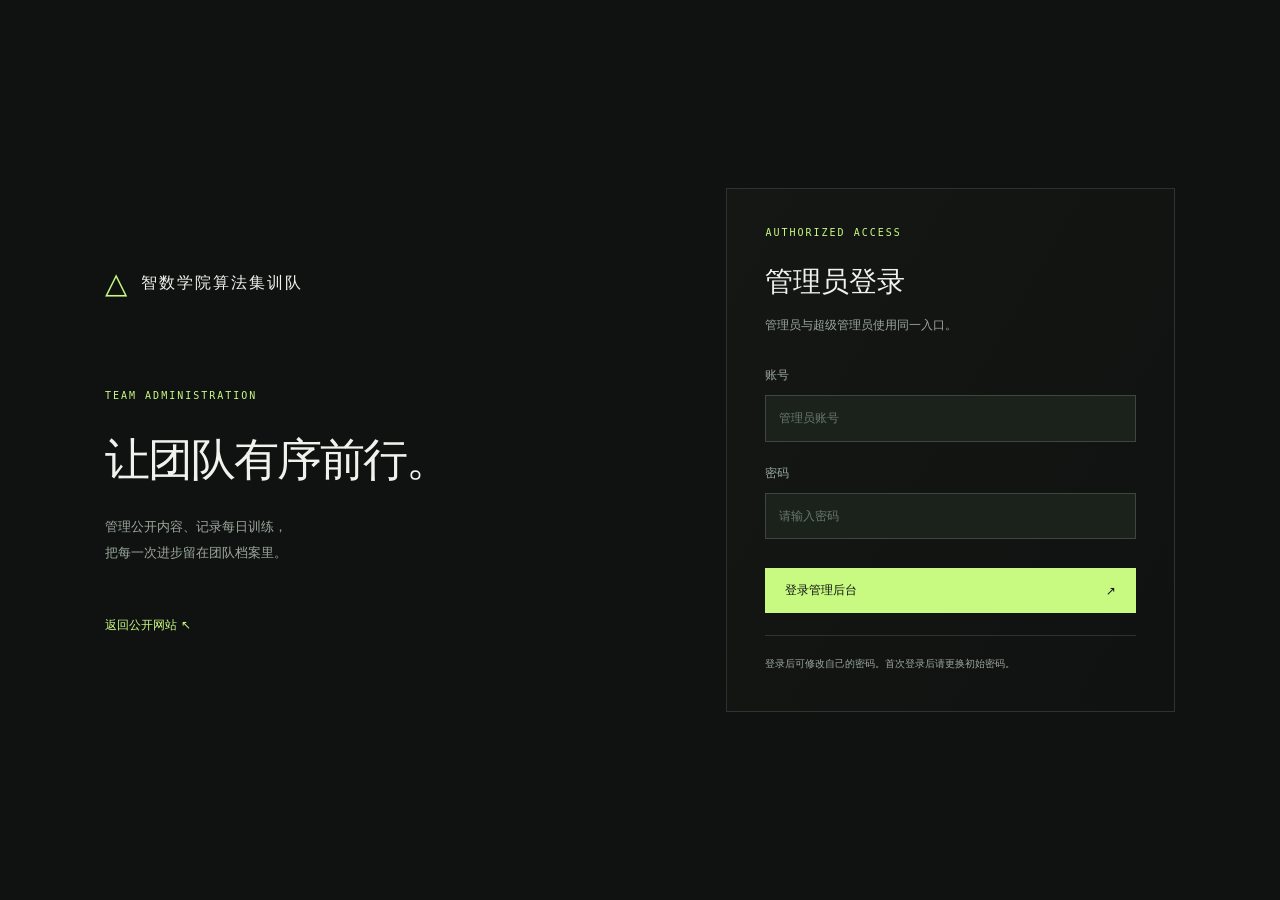
<file: admin.html>
<!doctype html><html lang="zh-CN"><head><meta charset="utf-8"><meta name="viewport" content="width=device-width,initial-scale=1"><meta name="theme-color" content="#101211"><meta name="robots" content="noindex,nofollow"><title>管理后台 · 智数学院算法集训队</title><link rel="stylesheet" href="admin.css?v=20261023-admin"></head><body>
<div class="login-shell" id="login-shell"><div class="login-intro"><a href="./" class="wordmark">△ <span>智数学院算法集训队</span></a><p class="eyebrow">TEAM ADMINISTRATION</p><h1>让团队有序前行。</h1><p>管理公开内容、记录每日训练，<br>把每一次进步留在团队档案里。</p><a class="back-link" href="./">返回公开网站 ↖</a></div><main class="login-card"><p class="eyebrow">AUTHORIZED ACCESS</p><h2>管理员登录</h2><p class="intro-note">管理员与超级管理员使用同一入口。</p><form id="login-form"><label>账号<input name="username" type="text" autocomplete="username" autocapitalize="none" required maxlength="32" placeholder="管理员账号"></label><label>密码<input name="password" type="password" autocomplete="current-password" required maxlength="128" placeholder="请输入密码"></label><button class="button primary" type="submit">登录管理后台 <span>↗</span></button><p id="login-status" class="status" role="status" aria-live="polite"></p></form><p class="fine-note">登录后可修改自己的密码。首次登录后请更换初始密码。</p></main></div>
<div class="admin-app" id="admin-app" hidden><aside class="admin-sidebar"><a href="./" class="wordmark">△ <span>智数学院<br>算法集训队</span></a><p class="sidebar-label">WORKSPACE / 管理后台</p><nav aria-label="后台功能"><button data-page="content" class="nav-item active">01 <span>主页文字</span></button><button data-page="plan" class="nav-item">02 <span>管理方案</span></button><button data-page="training" class="nav-item">03 <span>训练数据</span></button><button data-page="password" class="nav-item">04 <span>修改密码</span></button><button data-page="accounts" class="nav-item" id="accounts-nav" hidden>05 <span>管理员账号</span></button></nav><div class="account-card"><span id="account-name"></span><small id="account-role"></small><button id="logout" class="link-button">退出登录 ↗</button></div></aside><div class="admin-main"><header class="workspace-header"><div><span class="workspace-dot"></span><span id="workspace-title">主页文字</span></div><div class="workspace-tools"><span id="version-label"></span><button id="reload-state" class="link-button">加载最新数据</button><a href="./" target="_blank" rel="noopener">查看公开网站 ↗</a></div></header><main class="workspace-body"><p id="global-status" class="status" role="status" aria-live="polite"></p><section id="page-content" class="admin-page"><div class="page-heading"><p class="eyebrow">CONTENT / EXISTING TEXT ONLY</p><h1>编辑现有文字</h1><p>只修改预设文字和数值。页面布局、按钮与功能保持固定，不支持输入 HTML 或添加组件。</p></div><form id="content-form"><div id="content-fields"></div><div class="sticky-actions"><span>保存后，公开页面刷新即可看到更新。</span><button class="button primary" type="submit">保存主页文字 ↗</button></div></form></section><section id="page-plan" class="admin-page" hidden><div class="page-heading"><p class="eyebrow">TEAM POLICY</p><h1>ACM 集训队管理方案</h1><p>编辑方案全文。公开网站的全文阅读与下载会同步使用保存后的版本。</p></div><form id="plan-form"><label for="plan-text" class="input-label">管理方案全文 · 纯文字</label><textarea id="plan-text" name="plan" class="plan-text" maxlength="100000" required></textarea><div class="sticky-actions"><button class="button" type="button" id="export-plan">下载当前编辑文本 ↓</button><button class="button primary" type="submit">保存管理方案 ↗</button></div></form></section><section id="page-training" class="admin-page" hidden><div class="page-heading"><p class="eyebrow">TRAINING / SHARED RECORDS</p><h1>训练与竞赛数据</h1><p>保存后直接更新公开记录，不再使用本机草稿或手动上传。</p></div><div id="training-editor"></div></section><section id="page-password" class="admin-page" hidden><div class="page-heading"><p class="eyebrow">ACCOUNT SECURITY</p><h1>修改自己的密码</h1><p>需要验证当前密码。修改成功后，当前账号的所有登录会话都会失效，请使用新密码重新登录。</p></div><form id="password-form" class="narrow-form"><label>当前密码<input name="currentPassword" type="password" autocomplete="current-password" maxlength="128" required></label><label>新密码<input name="newPassword" type="password" autocomplete="new-password" minlength="8" maxlength="128" required><small>8–128 个字符。</small></label><label>确认新密码<input name="confirmPassword" type="password" autocomplete="new-password" minlength="8" maxlength="128" required></label><button class="button primary" type="submit">修改密码并重新登录 ↗</button></form></section><section id="page-accounts" class="admin-page" hidden><div class="page-heading"><p class="eyebrow">SUPER ADMIN ONLY</p><h1>管理员账号</h1><p>超级管理员可以添加或删除普通管理员。删除账号后，该账号现有会话立即失效；超级管理员账号不能在此删除。</p></div><div id="account-list"></div><form id="create-account-form" class="narrow-form"><h2>添加管理员</h2><label>账号<input name="username" autocomplete="off" pattern="[a-z0-9_-]{3,32}" minlength="3" maxlength="32" required placeholder="3–32 位小写字母、数字、_ 或 -"></label><label>初始密码<input name="password" type="password" autocomplete="new-password" minlength="8" maxlength="128" required></label><button class="button primary" type="submit">添加普通管理员 +</button></form></section></main></div></div>
<script src="site-config.js?v=20261023-admin" defer></script><script src="admin-training.js?v=20261023-admin" defer></script><script src="admin.js?v=20261023-admin" defer></script></body></html>
</file>
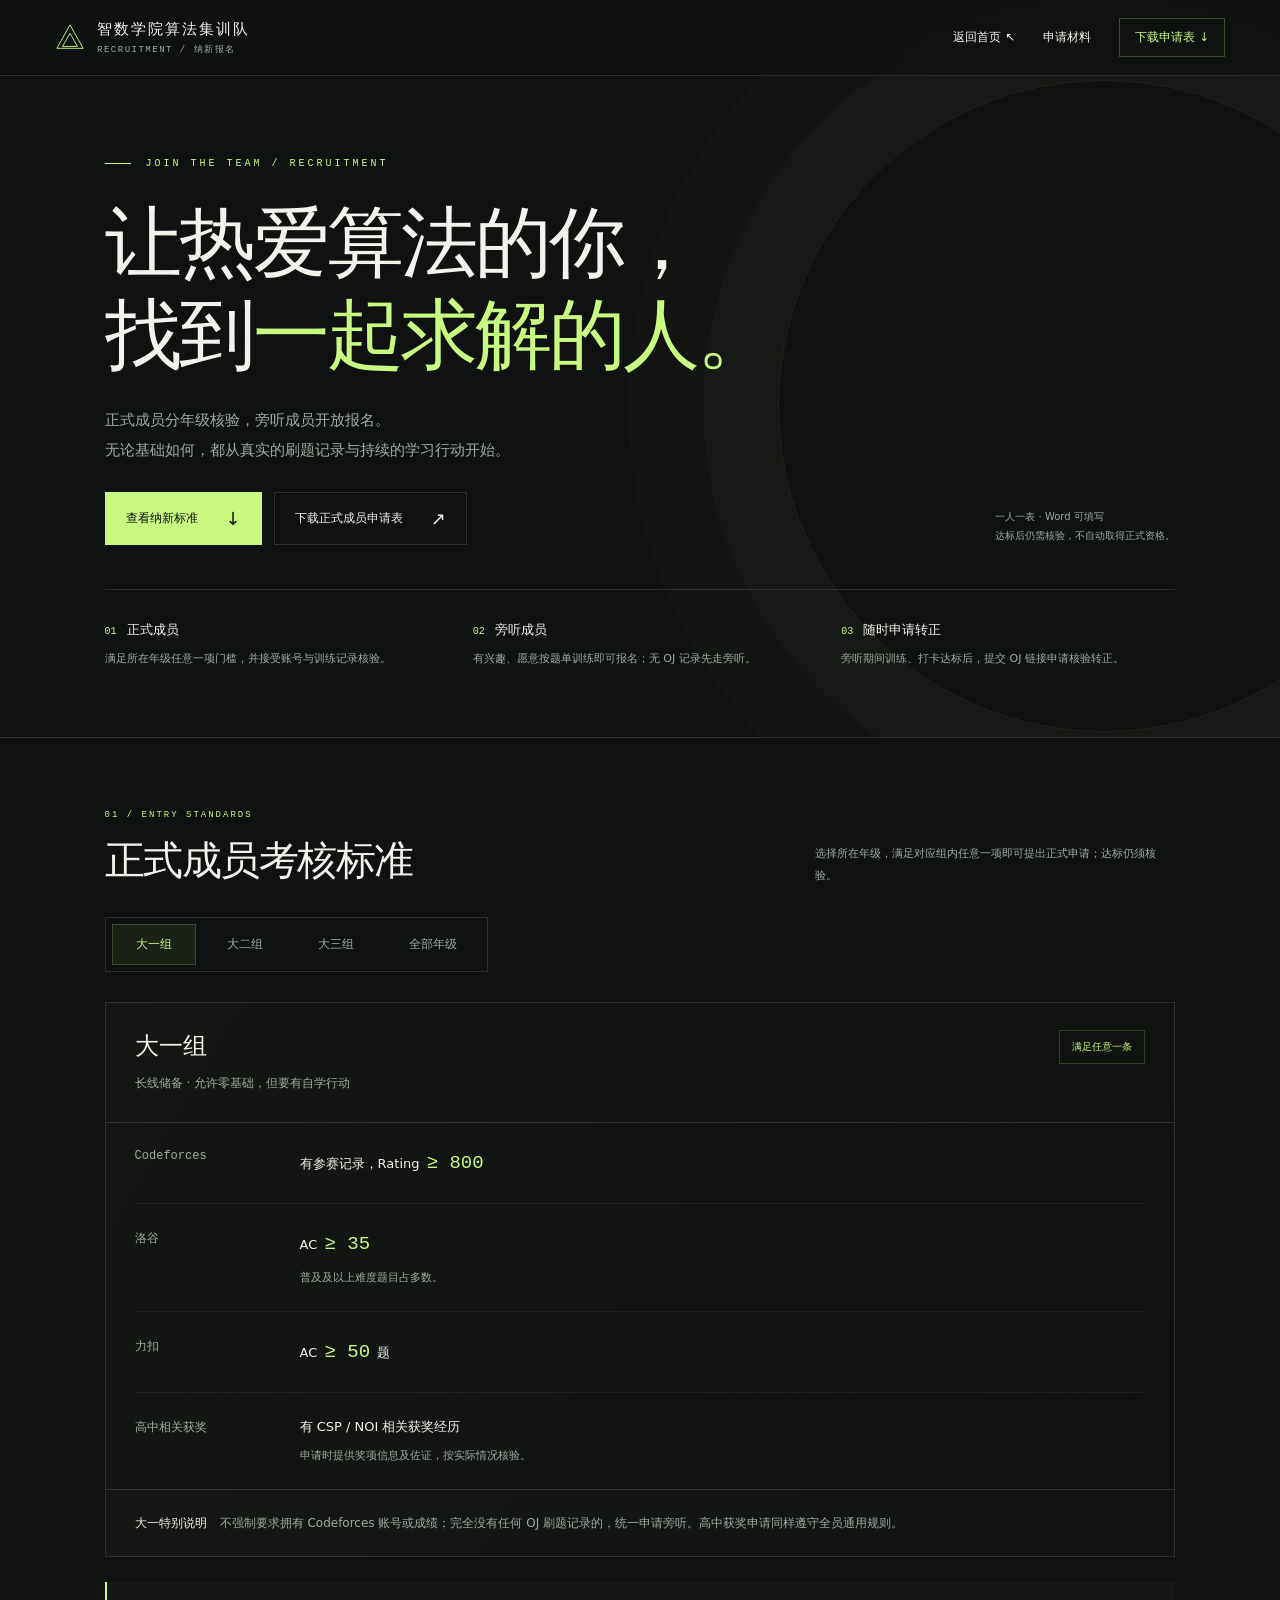
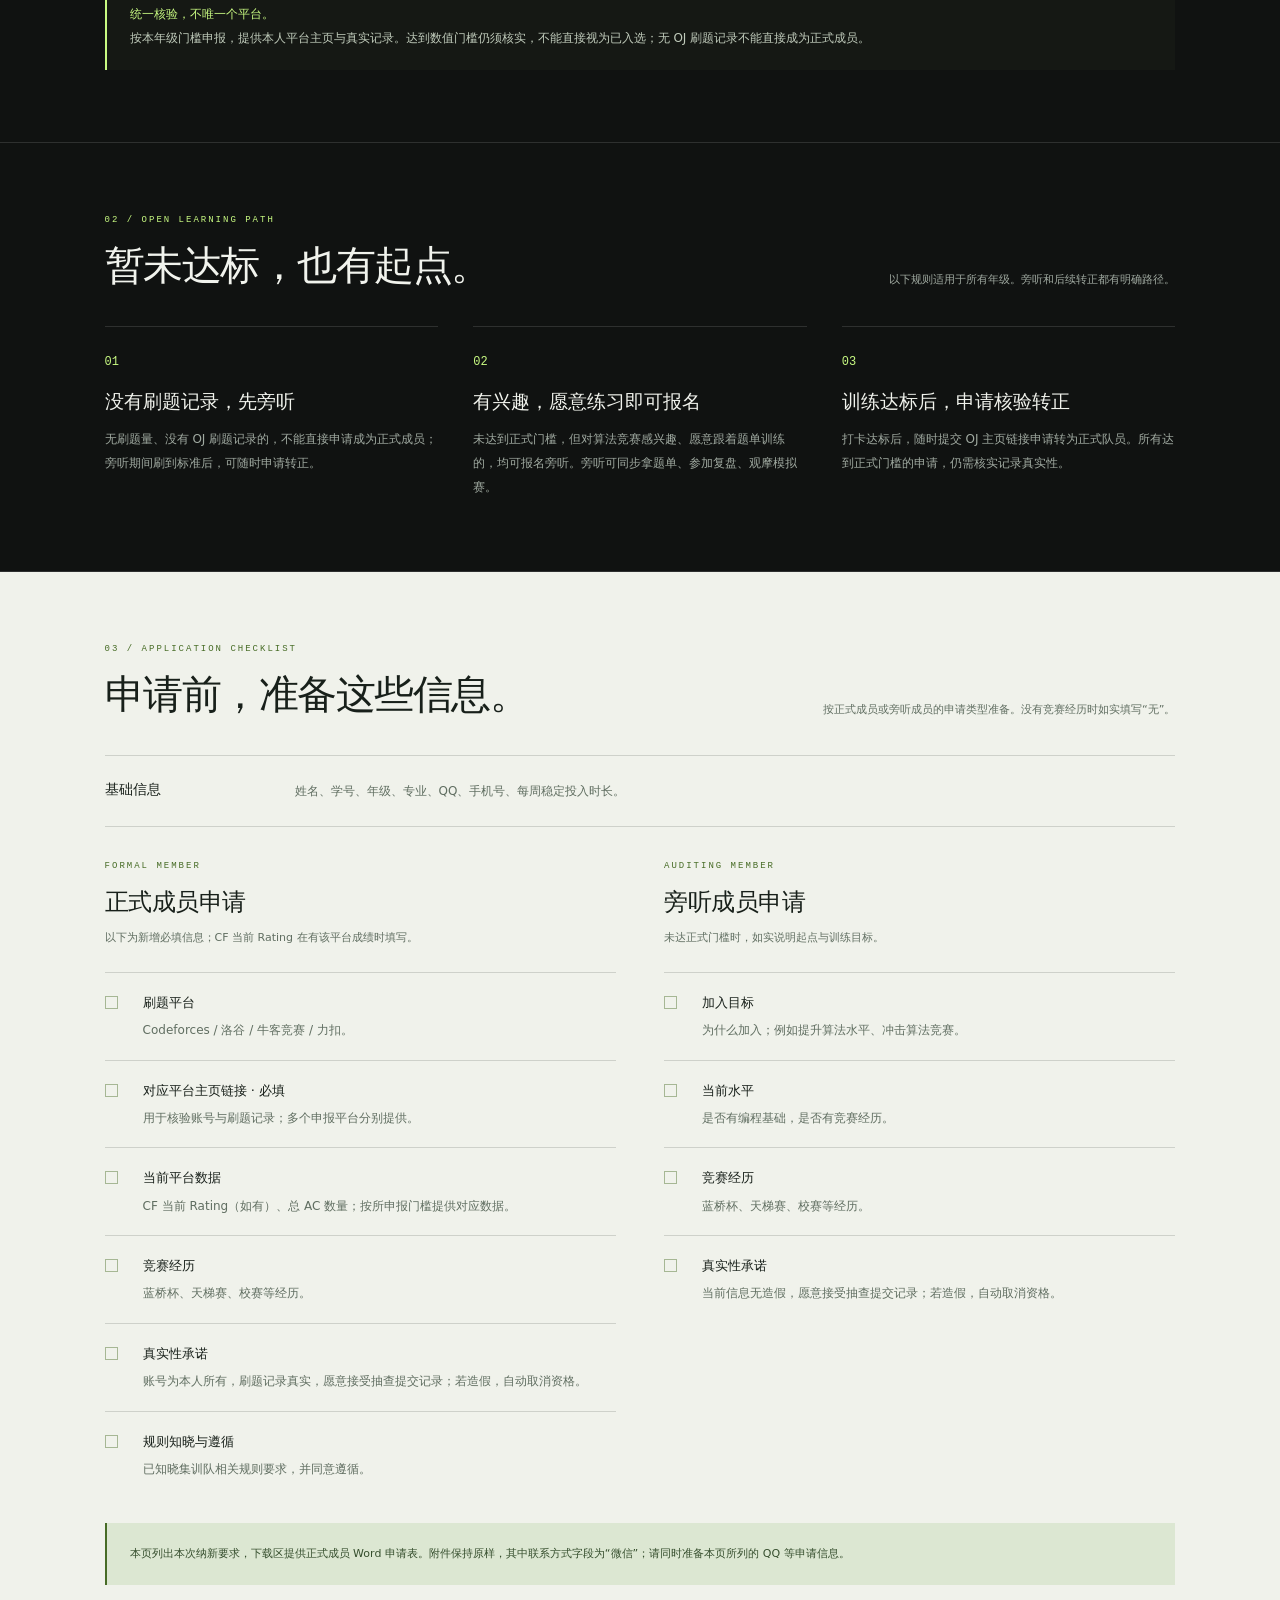
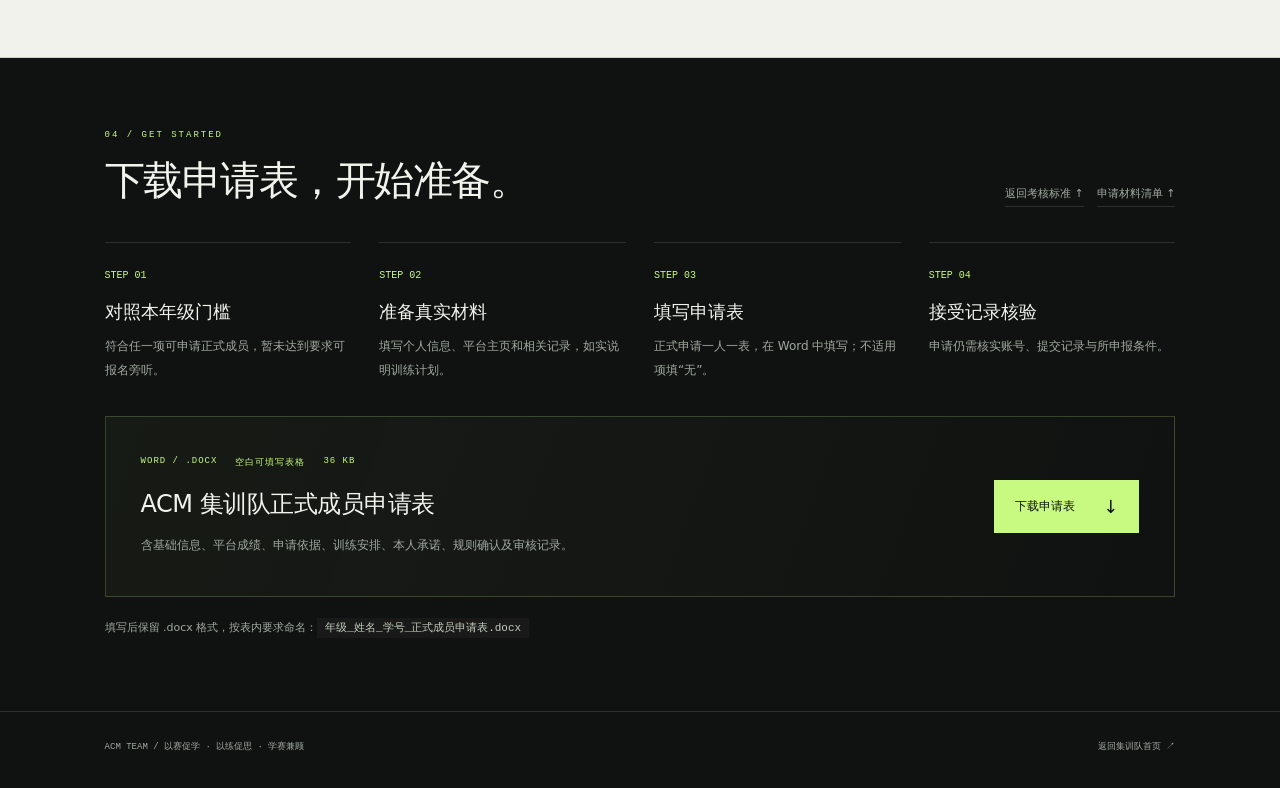
<file: recruitment.html>
<!doctype html>
<html lang="zh-CN">
<head>
<meta charset="utf-8"><meta name="viewport" content="width=device-width,initial-scale=1"><meta name="theme-color" content="#101211">
<meta name="description" content="ACM集训队纳新：大一、大二、大三正式成员门槛，旁听规则，申请材料清单与正式成员申请表下载。">
<title>纳新报名 · 智数学院算法集训队</title>
<style>
:root{--bg:#101211;--fg:#f1f3ed;--muted:#a0aaa1;--accent:#c8fa82;--line:#ffffff20;--mono:ui-monospace,SFMono-Regular,Consolas,monospace;--ease:cubic-bezier(.2,.75,.2,1)}*{box-sizing:border-box}html{scroll-behavior:smooth;scroll-padding-top:105px}body{margin:0;background:var(--bg);color:var(--fg);font-family:Inter,"PingFang SC","Microsoft YaHei",system-ui,sans-serif;-webkit-font-smoothing:antialiased}button,a{-webkit-tap-highlight-color:transparent}button{font:inherit;cursor:pointer;color:inherit}a{color:inherit;text-decoration:none}::selection{background:var(--accent);color:var(--bg)}a:focus-visible,button:focus-visible,summary:focus-visible{outline:2px solid var(--accent);outline-offset:5px}.skip{position:fixed;left:20px;top:-70px;z-index:90;background:var(--accent);color:var(--bg);padding:13px}.skip:focus{top:12px}header{position:fixed;inset:0 0 auto;z-index:40;height:76px;padding:0 4.3vw;display:flex;align-items:center;justify-content:space-between;gap:22px;border-bottom:1px solid var(--line);background:#101211dd;backdrop-filter:blur(18px);transition:transform .38s var(--ease)}header.hide{transform:translateY(-105%);pointer-events:none}.brand{display:flex;align-items:center;gap:12px;font-size:15px;letter-spacing:2px}.brand svg{width:30px;height:30px}.brand small{display:block;color:var(--muted);font:9px var(--mono);letter-spacing:1.5px;margin-top:4px}.header-links{display:flex;gap:28px;align-items:center;font-size:12px}.header-links a:hover{color:var(--accent)}.header-links .apply-link{color:var(--accent);border:1px solid #c8fa8240;padding:10px 15px}.wrap{max-width:1250px;margin:auto;padding:0 7vw}.hero{padding-top:158px;padding-bottom:67px;border-bottom:1px solid var(--line);position:relative;overflow:hidden}.hero .wrap{position:relative}.hero:after{content:"";position:absolute;right:-150px;top:80px;width:650px;height:650px;border:1px solid #c8fa8215;border-radius:50%;box-shadow:0 0 0 75px #c8fa8204,0 0 0 150px #c8fa8203;pointer-events:none}.eyebrow{font:10px var(--mono);letter-spacing:3px;color:var(--accent);display:flex;gap:15px;align-items:center;margin:0 0 28px}.eyebrow:before{content:"";width:26px;height:1px;background:currentColor}h1,h2,h3,p{margin-top:0}h1{font-size:clamp(48px,6vw,85px);font-weight:500;letter-spacing:-3px;line-height:1.2;margin-bottom:24px}h1 span{color:var(--accent)}p{font-size:13px;line-height:2;color:var(--muted)}.hero .lead{max-width:630px;font-size:15px;margin-bottom:27px}.hero-bottom{display:flex;justify-content:space-between;gap:35px;align-items:end}.btn{display:inline-flex;align-items:center;justify-content:space-between;gap:28px;padding:15px 20px;border:1px solid var(--line);background:none;font-size:12px;transition:transform .25s,border-color .25s}.btn:hover{transform:translateY(-2px);border-color:var(--accent)}.btn.primary{background:var(--accent);border-color:var(--accent);color:var(--bg)}.btn b{font-size:18px;font-weight:400}.actions{display:flex;gap:12px;flex-wrap:wrap}.hero-note{font-size:10px;margin:0;max-width:220px;line-height:1.9}.intro-strip{display:grid;grid-template-columns:repeat(3,1fr);gap:34px;padding:31px 0 0;margin-top:44px;border-top:1px solid var(--line)}.intro-strip strong{display:block;font-size:13px;font-weight:500;margin-bottom:9px}.intro-strip p{font-size:11px;margin:0}.intro-strip span{font:10px var(--mono);color:var(--accent);margin-right:10px}.block{padding-top:72px;padding-bottom:72px;border-bottom:1px solid var(--line)}.section-title{display:flex;justify-content:space-between;gap:35px;align-items:end;margin-bottom:30px}.section-title h2{font-size:clamp(29px,3.1vw,43px);line-height:1.3;letter-spacing:-1.5px;font-weight:500;margin:0}.section-title p{font-size:11px;margin:0;max-width:360px}.kicker{font:9px var(--mono);letter-spacing:2px;color:var(--accent);display:block;margin-bottom:15px}.grade-switch{display:flex;gap:7px;padding:6px;border:1px solid var(--line);width:fit-content;margin:30px 0}.grade-switch button{background:none;border:1px solid transparent;font-size:12px;color:var(--muted);padding:11px 23px}.grade-switch button[aria-pressed=true]{border-color:#c8fa8230;background:#c8fa8210;color:var(--accent)}.grade-switch button:hover{color:var(--fg)}.grade-card{border:1px solid var(--line);background:linear-gradient(120deg,#c8fa8205,transparent);margin:20px 0}.grade-card[hidden]{display:none}.grade-head{display:flex;justify-content:space-between;gap:25px;align-items:start;padding:27px 29px;border-bottom:1px solid var(--line)}.grade-head h3{font-size:24px;font-weight:400;margin:0 0 9px}.grade-head p{font-size:12px;margin:0}.requirement-badge{font:10px var(--mono);color:var(--accent);border:1px solid #c8fa8230;padding:9px 12px;white-space:nowrap}.thresholds{margin:0;padding:0 29px;list-style:none}.thresholds li{display:grid;grid-template-columns:140px 1fr;gap:25px;padding:22px 0;border-bottom:1px solid #ffffff10;font-size:13px;line-height:1.9}.thresholds li:last-child{border-bottom:0}.platform{font:12px var(--mono);color:var(--muted);padding-top:4px}.condition strong{font-family:var(--mono);font-size:19px;font-weight:400;color:var(--accent);margin:0 3px}.condition .additional{display:block;font-size:11px;color:var(--muted);margin-top:6px}.audit-points{padding:21px 29px;border-top:1px solid var(--line);background:#ffffff02;font-size:12px;line-height:2;color:var(--muted)}.audit-points b{font-weight:500;color:var(--fg);margin-right:13px}.notice{font-size:12px;color:#c0cbbb;line-height:2;padding:20px 23px;border-left:2px solid var(--accent);background:#c8fa8206;margin-top:25px}.notice b{color:var(--accent);font-weight:500}.shared-rules{display:grid;grid-template-columns:repeat(3,1fr);gap:35px;margin-top:35px}.shared-rule{border-top:1px solid var(--line);padding-top:23px}.shared-rule .num{font:12px var(--mono);color:var(--accent)}.shared-rule h3{font-size:19px;font-weight:400;margin:20px 0 12px}.shared-rule p{font-size:12px;margin:0}.materials{background:#f0f2eb;color:#18201a;--line:#18201a28;--muted:#606e61;--accent:#476c26}.materials .section-title p{max-width:390px}.base-info{border-top:1px solid var(--line);border-bottom:1px solid var(--line);padding:23px 0;display:grid;grid-template-columns:160px 1fr;gap:30px;margin:34px 0}.base-info h3{font-size:14px;font-weight:500;margin:2px 0}.base-info p{font-size:12px;margin:0}.field-columns{display:grid;grid-template-columns:1fr 1fr;gap:48px}.field-column h3{font-size:24px;font-weight:400;letter-spacing:-.5px;margin:15px 0 9px}.field-column .sub{font-size:11px;margin-bottom:23px}.field-list{list-style:none;margin:0;padding:0}.field-list li{display:grid;grid-template-columns:24px 1fr;gap:14px;border-top:1px solid var(--line);padding:17px 0;font-size:12px;line-height:1.95}.field-list .check{width:13px;height:13px;border:1px solid #476c2670;margin-top:6px}.field-list b{display:block;font-weight:500;font-size:13px;margin-bottom:4px}.field-list p{font-size:12px;line-height:1.95;margin:0}.materials .notice{background:#dce7d2;color:#354e2d;font-size:11px}.path{display:grid;grid-template-columns:repeat(4,1fr);gap:28px;margin-top:35px}.path-step{border-top:1px solid var(--line);padding-top:20px}.path-step span{font:10px var(--mono);color:var(--accent)}.path-step h3{font-size:18px;font-weight:400;margin:18px 0 10px}.path-step p{font-size:12px;margin:0}.download-box{padding:39px 35px;border:1px solid #c8fa8235;background:linear-gradient(110deg,#c8fa820a,transparent);display:grid;grid-template-columns:1fr auto;gap:35px;align-items:center;margin:34px 0 0}.download-box h3{font-size:24px;letter-spacing:-.5px;font-weight:400;margin-bottom:13px}.download-box p{font-size:12px;max-width:550px;margin:0}.file-details{display:flex;gap:18px;font:9px var(--mono);color:var(--accent);margin-bottom:19px;letter-spacing:1px}.filename{font:11px var(--mono);padding:4px 8px;background:#ffffff08;color:#c2cdbd;overflow-wrap:anywhere}.download-foot{font-size:11px;margin:20px 0 0}.footer{padding-top:28px;padding-bottom:35px;display:flex;justify-content:space-between;gap:25px;align-items:center;font:9px var(--mono);color:var(--muted)}.footer a:hover{color:var(--accent)}.reading-nav{display:flex;gap:13px;flex-wrap:wrap}.reading-nav a{font-size:11px;color:var(--muted);border-bottom:1px solid var(--line);padding-bottom:5px}.reading-nav a:hover{color:var(--accent)}.reveal{transition:opacity .8s var(--ease),transform .8s var(--ease);transition-delay:var(--delay,0ms)}.js .reveal:not(.visible){opacity:0;transform:translateY(24px)}.grade-card.showing{animation:cardEnter .45s var(--ease)}@keyframes cardEnter{from{opacity:.35;transform:translateY(12px)}to{opacity:1;transform:none}}
@media(min-width:1400px){.wrap{padding-left:70px;padding-right:70px}}@media(max-width:900px){.wrap{padding:0 5vw}.hero{padding-top:135px}.header-links{gap:19px}.hero-note{display:none}.thresholds li{grid-template-columns:110px 1fr}.field-columns{gap:30px}.download-box{grid-template-columns:1fr}.download-box .btn{width:fit-content}.shared-rules{gap:24px}.path{gap:20px}}
@media(max-width:620px){html{scroll-padding-top:88px}header{height:65px;padding:0 22px}.brand{font-size:13px;gap:9px}.brand svg{width:26px}.brand small{font-size:7px;letter-spacing:.5px;white-space:nowrap}.brand{flex-shrink:0}.header-links{font-size:11px;gap:15px}.header-links>a:first-child{display:none}.header-links a{white-space:nowrap}.header-links .materials-link{display:none}.header-links .apply-link{padding:8px 10px;font-size:10px}.wrap{padding:0 25px}.hero{padding:118px 0 43px}.eyebrow{font-size:9px;letter-spacing:2px;margin-bottom:24px}h1{font-size:clamp(30px,9vw,36px);letter-spacing:-1.3px;margin-bottom:22px}.hero .lead{font-size:13px;line-height:2}.hero-bottom{display:block}.btn{font-size:11px;gap:19px;padding:13px 16px}.actions{gap:11px}.intro-strip{grid-template-columns:1fr;gap:21px;margin-top:31px;padding-top:26px}.intro-strip strong{margin-bottom:6px}.intro-strip p{font-size:11px}.intro-strip span{font-size:9px}.block{padding-top:48px;padding-bottom:48px}.section-title{display:block;margin-bottom:26px}.section-title h2{font-size:31px;letter-spacing:-1px}.section-title p{margin-top:15px;font-size:11px}.grade-switch{width:100%;gap:3px;margin:26px 0;padding:5px}.grade-switch button{padding:10px 0;flex:1;font-size:11px}.grade-head{padding:22px 19px;gap:12px}.grade-head h3{font-size:22px}.grade-head p{font-size:11px}.requirement-badge{font-size:9px;padding:7px 8px}.thresholds{padding:0 19px}.thresholds li{grid-template-columns:1fr;gap:5px;padding:18px 0;font-size:12px}.platform{font-size:10px;padding:0}.condition strong{font-size:19px}.condition .additional{font-size:10px}.audit-points{padding:18px 19px;font-size:11px}.audit-points b{display:block;margin:0 0 6px}.notice{font-size:11px;padding:17px 18px}.shared-rules{grid-template-columns:1fr;gap:27px}.shared-rule{padding-top:18px;display:grid;grid-template-columns:30px 1fr;gap:0 12px}.shared-rule .num{grid-row:1/3;padding-top:7px}.shared-rule h3{margin:0 0 10px;font-size:18px}.shared-rule p{font-size:11px}.base-info{grid-template-columns:1fr;gap:9px;padding:20px 0;margin:26px 0}.base-info h3{font-size:13px}.base-info p{font-size:11px}.field-columns{grid-template-columns:1fr;gap:31px}.field-column h3{font-size:24px}.field-column .sub{font-size:10px}.field-list li{font-size:11px;padding:16px 0;gap:8px}.field-list p{font-size:11px}.field-list b{font-size:12px}.materials .notice{font-size:10px}.path{grid-template-columns:1fr 1fr;gap:26px 22px}.path-step h3{font-size:16px;margin:14px 0 8px}.path-step p{font-size:11px}.path-step span{font-size:9px}.download-box{padding:25px 21px;gap:23px}.download-box h3{font-size:21px}.download-box p{font-size:11px}.file-details{font-size:8px;gap:12px}.download-foot{font-size:10px;line-height:2}.filename{font-size:10px}.footer{font-size:8px;line-height:1.8;align-items:start}.footer span{max-width:190px}.reading-nav{gap:14px}.reading-nav a{font-size:10px}}
@media(prefers-reduced-motion:reduce){html{scroll-behavior:auto}*,*:before,*:after{animation:none!important;transition:none!important}.js .reveal{opacity:1!important;transform:none!important}}
@media print{header,.actions,.grade-switch,.reading-nav,.footer{display:none!important}.grade-card[hidden]{display:block!important}.hero,.block{padding:25px 0;background:white!important;color:black!important;break-inside:avoid}.reveal{opacity:1!important;transform:none!important}body{background:white;color:black}p{color:#333}.wrap{padding:0}.thresholds li{padding:12px 0}.condition strong{color:#222}.download-box{display:none}}
</style>
</head>
<body>
<a class="skip" href="#standards">跳到纳新考核标准</a>
<header><a class="brand" href="./" aria-label="返回智数学院算法集训队首页"><svg viewBox="0 0 32 32" fill="none" aria-hidden="true"><path d="M16 2 30 27H2L16 2Z" stroke="#c8fa82"/><path d="m16 11 8 14H8l8-14Z" stroke="#c8fa82"/></svg><span><span data-site-name>智数学院算法集训队</span><small>RECRUITMENT / 纳新报名</small></span></a><nav class="header-links" aria-label="纳新导航"><a href="./">返回首页 ↖</a><a href="#materials" class="materials-link">申请材料</a><a class="apply-link" href="#download">下载申请表 ↓</a></nav></header>
<main>
<section class="hero"><div class="wrap"><p class="eyebrow reveal">JOIN THE TEAM / RECRUITMENT</p><h1 class="reveal" style="--delay:80ms">让热爱算法的你，<br>找到<span>一起求解的人。</span></h1><p class="lead reveal" style="--delay:150ms">正式成员分年级核验，旁听成员开放报名。<br>无论基础如何，都从真实的刷题记录与持续的学习行动开始。</p><div class="hero-bottom reveal" style="--delay:220ms"><div class="actions"><a class="btn primary" href="#standards">查看纳新标准 <b>↓</b></a><a class="btn" href="ACM-Member-Application.docx" download="ACM集训队正式成员申请表.docx">下载正式成员申请表 <b>↗</b></a></div><p class="hero-note">一人一表 · Word 可填写<br>达标后仍需核验，不自动取得正式资格。</p></div><div class="intro-strip reveal" style="--delay:300ms"><div><strong><span>01</span>正式成员</strong><p>满足所在年级任意一项门槛，并接受账号与训练记录核验。</p></div><div><strong><span>02</span>旁听成员</strong><p>有兴趣、愿意按题单训练即可报名；无 OJ 记录先走旁听。</p></div><div><strong><span>03</span>随时申请转正</strong><p>旁听期间训练、打卡达标后，提交 OJ 链接申请核验转正。</p></div></div></div></section>
<section class="block" id="standards"><div class="wrap"><div class="section-title reveal"><div><span class="kicker">01 / ENTRY STANDARDS</span><h2>正式成员考核标准</h2></div><p>选择所在年级，满足对应组内任意一项即可提出正式申请；达标仍须核验。</p></div><div class="grade-switch reveal" role="group" aria-label="选择年级"><button type="button" data-grade="1" aria-pressed="true">大一组</button><button type="button" data-grade="2" aria-pressed="false">大二组</button><button type="button" data-grade="3" aria-pressed="false">大三组</button><button type="button" data-grade="all" aria-pressed="false">全部年级</button></div>
<article class="grade-card reveal" data-grade-card="1"><div class="grade-head"><div><h3>大一组</h3><p>长线储备 · 允许零基础，但要有自学行动</p></div><span class="requirement-badge">满足任意一条</span></div><ul class="thresholds"><li><span class="platform">Codeforces</span><div class="condition">有参赛记录，Rating <strong>≥ 800</strong></div></li><li><span class="platform">洛谷</span><div class="condition">AC <strong>≥ 35</strong><span class="additional">普及及以上难度题目占多数。</span></div></li><li><span class="platform">力扣</span><div class="condition">AC <strong>≥ 50</strong> 题</div></li><li><span class="platform">高中相关获奖</span><div class="condition">有 CSP / NOI 相关获奖经历<span class="additional">申请时提供奖项信息及佐证，按实际情况核验。</span></div></li></ul><div class="audit-points"><b>大一特别说明</b>不强制要求拥有 Codeforces 账号或成绩；完全没有任何 OJ 刷题记录的，统一申请旁听。高中获奖申请同样遵守全员通用规则。</div></article>
<article class="grade-card" data-grade-card="2" hidden><div class="grade-head"><div><h3>大二组</h3><p>队伍中坚 · 重点培养</p></div><span class="requirement-badge">满足任意一条</span></div><ul class="thresholds"><li><span class="platform">Codeforces</span><div class="condition">Rating <strong>≥ 1000</strong><span class="additional">有正式参赛记录。</span></div></li><li><span class="platform">洛谷</span><div class="condition">题数 <strong>≥ 80</strong><span class="additional">至少 15 道提高难度题目。</span></div></li><li><span class="platform">牛客竞赛</span><div class="condition">算法竞赛题 AC <strong>≥ 70</strong></div></li><li><span class="platform">力扣</span><div class="condition">AC <strong>≥ 100</strong><span class="additional">其中中等题 ≥ 40 道。</span></div></li></ul><div class="audit-points"><b>额外核验点</b>数据结构基础、每周稳定可投入时长、是否愿意长期持续刷题训练。</div></article>
<article class="grade-card" data-grade-card="3" hidden><div class="grade-head"><div><h3>大三组</h3><p>即战力 · 助教</p></div><span class="requirement-badge">满足任意一条</span></div><ul class="thresholds"><li><span class="platform">Codeforces</span><div class="condition">当前 Rating <strong>≥ 1200</strong><span class="additional">有正式参赛记录。</span></div></li><li><span class="platform">洛谷</span><div class="condition">题数 <strong>≥ 150</strong><span class="additional">至少 30 道提高－及以上难度题目。</span></div></li><li><span class="platform">牛客竞赛</span><div class="condition">算法竞赛题 AC <strong>≥ 120</strong><span class="additional">有区域赛 / 蓝桥杯省赛参赛经历。</span></div></li><li><span class="platform">力扣</span><div class="condition">AC <strong>≥ 180</strong><span class="additional">其中中等题 ≥ 80 道。</span></div></li></ul><div class="audit-points"><b>额外核验点</b>大三阶段规划、稳定训练周期、是否愿意担任助教并讲题。</div></article>
<div class="notice reveal"><b>统一核验，不唯一个平台。</b><br>按本年级门槛申报，提供本人平台主页与真实记录。达到数值门槛仍须核实，不能直接视为已入选；无 OJ 刷题记录不能直接成为正式成员。</div></div></section>
<section class="block" id="auditing"><div class="wrap"><div class="section-title reveal"><div><span class="kicker">02 / OPEN LEARNING PATH</span><h2>暂未达标，也有起点。</h2></div><p>以下规则适用于所有年级。旁听和后续转正都有明确路径。</p></div><div class="shared-rules"><div class="shared-rule reveal"><span class="num">01</span><h3>没有刷题记录，先旁听</h3><p>无刷题量、没有 OJ 刷题记录的，不能直接申请成为正式成员；旁听期间刷到标准后，可随时申请转正。</p></div><div class="shared-rule reveal" style="--delay:100ms"><span class="num">02</span><h3>有兴趣，愿意练习即可报名</h3><p>未达到正式门槛，但对算法竞赛感兴趣、愿意跟着题单训练的，均可报名旁听。旁听可同步拿题单、参加复盘、观摩模拟赛。</p></div><div class="shared-rule reveal" style="--delay:200ms"><span class="num">03</span><h3>训练达标后，申请核验转正</h3><p>打卡达标后，随时提交 OJ 主页链接申请转为正式队员。所有达到正式门槛的申请，仍需核实记录真实性。</p></div></div></div></section>
<section class="block materials" id="materials"><div class="wrap"><div class="section-title reveal"><div><span class="kicker">03 / APPLICATION CHECKLIST</span><h2>申请前，准备这些信息。</h2></div><p>按正式成员或旁听成员的申请类型准备。没有竞赛经历时如实填写“无”。</p></div><div class="base-info reveal"><h3>基础信息</h3><p>姓名、学号、年级、专业、QQ、手机号、每周稳定投入时长。</p></div><div class="field-columns"><div class="field-column reveal"><span class="kicker">FORMAL MEMBER</span><h3>正式成员申请</h3><p class="sub">以下为新增必填信息；CF 当前 Rating 在有该平台成绩时填写。</p><ul class="field-list"><li><span class="check" aria-hidden="true"></span><div><b>刷题平台</b><p>Codeforces / 洛谷 / 牛客竞赛 / 力扣。</p></div></li><li><span class="check" aria-hidden="true"></span><div><b>对应平台主页链接 · 必填</b><p>用于核验账号与刷题记录；多个申报平台分别提供。</p></div></li><li><span class="check" aria-hidden="true"></span><div><b>当前平台数据</b><p>CF 当前 Rating（如有）、总 AC 数量；按所申报门槛提供对应数据。</p></div></li><li><span class="check" aria-hidden="true"></span><div><b>竞赛经历</b><p>蓝桥杯、天梯赛、校赛等经历。</p></div></li><li><span class="check" aria-hidden="true"></span><div><b>真实性承诺</b><p>账号为本人所有，刷题记录真实，愿意接受抽查提交记录；若造假，自动取消资格。</p></div></li><li><span class="check" aria-hidden="true"></span><div><b>规则知晓与遵循</b><p>已知晓集训队相关规则要求，并同意遵循。</p></div></li></ul></div><div class="field-column reveal" style="--delay:120ms"><span class="kicker">AUDITING MEMBER</span><h3>旁听成员申请</h3><p class="sub">未达正式门槛时，如实说明起点与训练目标。</p><ul class="field-list"><li><span class="check" aria-hidden="true"></span><div><b>加入目标</b><p>为什么加入；例如提升算法水平、冲击算法竞赛。</p></div></li><li><span class="check" aria-hidden="true"></span><div><b>当前水平</b><p>是否有编程基础，是否有竞赛经历。</p></div></li><li><span class="check" aria-hidden="true"></span><div><b>竞赛经历</b><p>蓝桥杯、天梯赛、校赛等经历。</p></div></li><li><span class="check" aria-hidden="true"></span><div><b>真实性承诺</b><p>当前信息无造假，愿意接受抽查提交记录；若造假，自动取消资格。</p></div></li></ul></div></div><div class="notice reveal">本页列出本次纳新要求，下载区提供正式成员 Word 申请表。附件保持原样，其中联系方式字段为“微信”；请同时准备本页所列的 QQ 等申请信息。</div></div></section>
<section class="block" id="download"><div class="wrap"><div class="section-title reveal"><div><span class="kicker">04 / GET STARTED</span><h2>下载申请表，开始准备。</h2></div><div class="reading-nav"><a href="#standards">返回考核标准 ↑</a><a href="#materials">申请材料清单 ↑</a></div></div><div class="path"><div class="path-step reveal"><span>STEP 01</span><h3>对照本年级门槛</h3><p>符合任一项可申请正式成员，暂未达到要求可报名旁听。</p></div><div class="path-step reveal" style="--delay:80ms"><span>STEP 02</span><h3>准备真实材料</h3><p>填写个人信息、平台主页和相关记录，如实说明训练计划。</p></div><div class="path-step reveal" style="--delay:160ms"><span>STEP 03</span><h3>填写申请表</h3><p>正式申请一人一表，在 Word 中填写；不适用项填“无”。</p></div><div class="path-step reveal" style="--delay:240ms"><span>STEP 04</span><h3>接受记录核验</h3><p>申请仍需核实账号、提交记录与所申报条件。</p></div></div><div class="download-box reveal"><div><div class="file-details"><span>WORD / .DOCX</span><span>空白可填写表格</span><span>36 KB</span></div><h3>ACM 集训队正式成员申请表</h3><p>含基础信息、平台成绩、申请依据、训练安排、本人承诺、规则确认及审核记录。</p></div><a class="btn primary" href="ACM-Member-Application.docx" download="ACM集训队正式成员申请表.docx">下载申请表 <b>↓</b></a></div><p class="download-foot reveal">填写后保留 .docx 格式，按表内要求命名：<span class="filename">年级_姓名_学号_正式成员申请表.docx</span></p></div></section>
</main><footer class="wrap footer"><span>ACM TEAM / 以赛促学 · 以练促思 · 学赛兼顾</span><a href="./">返回集训队首页 ↗</a></footer>
<script>
(() => {
  'use strict';
  document.documentElement.classList.add('js');
  const observer=new IntersectionObserver(entries=>{entries.forEach(entry=>{if(entry.isIntersecting){entry.target.classList.add('visible');observer.unobserve(entry.target);}});},{threshold:.03});
  document.querySelectorAll('.reveal').forEach(el=>observer.observe(el));
  const buttons=[...document.querySelectorAll('[data-grade]')],cards=[...document.querySelectorAll('[data-grade-card]')];
  buttons.forEach(button=>button.addEventListener('click',()=>{buttons.forEach(b=>b.setAttribute('aria-pressed',String(b===button)));cards.forEach(card=>{const show=button.dataset.grade==='all'||card.dataset.gradeCard===button.dataset.grade;card.hidden=!show;if(show){card.classList.add('visible');card.classList.remove('showing');void card.offsetWidth;card.classList.add('showing');}});}));
  const header=document.querySelector('header');let previous=scrollY,travel=0,direction=0,queued=false;
  addEventListener('scroll',()=>{if(queued)return;queued=true;requestAnimationFrame(()=>{const y=scrollY,delta=y-previous,current=Math.sign(delta);if(current&&direction!==current)travel=0;if(current){travel+=Math.abs(delta);direction=current;}if(y<85)header.classList.remove('hide');else if(travel>15)header.classList.toggle('hide',direction>0);previous=y;queued=false;});},{passive:true});
  header.addEventListener('focusin',()=>header.classList.remove('hide'));
})();
</script>
<script src="site-config.js?v=20261023-admin" defer></script><script src="site-client.js?v=20261023-admin" defer></script></body></html>
</file>
<file: team.css>
/* Training records share the presentation site's type, color and motion system. */
.site-menu{max-height:calc(100svh - 65px);overflow-y:auto}.site-menu>button{display:block;width:100%;text-align:left;padding:13px 0;border-bottom:1px solid var(--line);font-size:14px;color:var(--accent)}
header{transition:transform .38s cubic-bezier(.2,.75,.2,1)}header.nav-hidden{transform:translateY(-105%);pointer-events:none}.progress{transition:top .38s}.nav-away .progress{top:0}.nav-away .site-menu{transform:translateY(-160%);pointer-events:none}.header-actions{gap:21px}.header-actions .pill{display:none}.header-actions .module-link{color:var(--accent)}
.record-summary{display:grid;grid-template-columns:repeat(3,1fr);gap:28px;margin:35px 0}.record-summary>div{border-top:1px solid var(--line);padding:20px 0}.record-summary strong{display:block;font:48px var(--mono);letter-spacing:-3px;font-weight:300}.record-summary span{display:block;font-size:11px;color:var(--muted);margin-top:12px}.record-preview{border-top:1px solid var(--line);border-bottom:1px solid var(--line);padding:28px 0;margin-top:27px}.record-preview h3{font-size:20px;margin:0 0 10px}.record-preview p{font-size:12px;margin:0}.record-preview .record-tag{font:9px var(--mono);letter-spacing:2px;color:var(--accent);display:block;margin-bottom:15px}.member-preview{display:grid;grid-template-columns:repeat(3,1fr);gap:25px}.member-preview button{border:0;background:none;text-align:left;padding:25px 0;border-top:1px solid var(--line);min-width:0}.member-preview strong{display:block;font-size:26px;font-weight:400;margin:15px 0}.member-preview small{font:10px var(--mono);color:var(--accent)}.member-preview p{font-size:11px;margin:0}.member-preview button:hover strong{color:var(--accent)}
#records{width:min(1240px,calc(100vw - 28px));height:92svh;max-height:92svh;background:#121713}.records-head{height:84px;padding:20px 28px;border-bottom:1px solid var(--line);display:flex;align-items:center;justify-content:space-between;gap:25px}.records-brand{display:flex;align-items:center;gap:14px}.records-brand>span{font:25px var(--mono);color:var(--accent)}.records-brand strong{font-size:16px;font-weight:500}.records-brand small{display:block;font:9px var(--mono);letter-spacing:2px;color:var(--muted);margin-top:7px}.records-head-right{display:flex;align-items:center;gap:20px}.data-state{font-size:10px;color:var(--muted);max-width:220px;line-height:1.7}.data-state.draft{color:var(--accent)}.records-bar{display:flex;align-items:center;gap:30px;border-bottom:1px solid var(--line);padding:0 28px;height:54px}.records-tab{border:0;background:none;height:54px;padding:0 4px;color:var(--muted);font-size:12px;position:relative}.records-tab[aria-selected=true]{color:var(--accent)}.records-tab[aria-selected=true]:after{content:"";position:absolute;left:0;right:0;bottom:0;background:var(--accent);height:2px}.records-content{height:calc(100% - 138px);overflow:auto;padding:30px;overscroll-behavior:contain}.records-view[hidden]{display:none}.records-heading{display:flex;align-items:start;justify-content:space-between;gap:25px;margin-bottom:25px}.records-heading h2{font-size:28px;letter-spacing:-1px;margin-bottom:10px;line-height:1.4}.records-heading p{font-size:12px;margin:0;max-width:660px}.records-heading .btn{padding:10px 16px;font-size:11px;gap:15px}.metric-grid{display:grid;grid-template-columns:repeat(4,1fr);gap:16px;margin:25px 0}.metric-card{border:1px solid var(--line);padding:19px 20px;background:#ffffff02;min-width:0}.metric-card strong{display:block;font:31px var(--mono);font-weight:300;letter-spacing:-1px}.metric-card span{display:block;font-size:10px;color:var(--muted);margin-top:10px;line-height:1.6}.record-toolbar{display:flex;gap:16px;align-items:end;flex-wrap:wrap;margin:22px 0}.record-toolbar label{display:block;color:var(--muted);font-size:10px;flex:1;min-width:160px}.record-toolbar select,.record-toolbar input{margin-top:9px}.records-content input,.records-content select,.records-content textarea{width:100%;min-width:0;background:#1b221c;border:1px solid #ffffff25;border-radius:0;color:var(--fg);padding:11px 12px;font-size:12px;line-height:1.6;color-scheme:dark}.records-content input:focus,.records-content textarea:focus,.records-content select:focus{outline:1px solid var(--accent);outline-offset:0}.records-content textarea{min-height:88px;resize:vertical}.records-content input::placeholder,.records-content textarea::placeholder{color:#6d786e}.contest-description{padding:23px 25px;border:1px solid var(--line);margin-bottom:22px;background:linear-gradient(100deg,#c8fa8207,transparent)}.contest-description h3{font-size:20px;margin:8px 0 10px}.contest-description p{font-size:12px;margin:0;white-space:pre-wrap}.contest-meta{display:flex;flex-wrap:wrap;gap:15px;color:var(--accent);font:10px var(--mono)}.contest-meta a{text-decoration:underline;text-underline-offset:3px}.table-wrap{overflow:auto;border:1px solid var(--line);max-width:100%}.record-table{border-collapse:collapse;width:100%;font-size:12px;min-width:620px}.record-table th{font-size:10px;font-weight:400;letter-spacing:1px;color:var(--muted);background:#ffffff03;text-align:left;padding:14px 17px;white-space:nowrap;border-bottom:1px solid var(--line)}.record-table td{padding:16px 17px;border-bottom:1px solid #ffffff0c;line-height:1.7;vertical-align:top}.record-table tr:last-child td{border-bottom:0}.record-table tr:hover td{background:#c8fa8204}.record-table .num{font-family:var(--mono);font-size:12px;white-space:nowrap}.record-table .place{font:19px var(--mono);color:var(--accent)}.record-table .member-jump,.day-jump{border:0;background:none;color:var(--fg);padding:0;font-size:12px;text-align:left}.record-table .member-jump:hover,.day-jump:hover{color:var(--accent)}.record-table .review-cell{min-width:190px;max-width:330px;color:var(--muted);font-size:11px;white-space:pre-wrap;overflow-wrap:anywhere}.record-empty{border:1px dashed #ffffff26;padding:48px 30px;text-align:center}.record-empty .empty-symbol{font:42px var(--mono);color:#566b51;display:block;margin-bottom:19px}.record-empty h3{font-size:19px;font-weight:400;margin:0 0 12px}.record-empty p{font-size:12px;max-width:520px;margin:0 auto 20px}.record-empty .btn{font-size:11px;padding:11px 17px}.record-small{font-size:10px!important;line-height:1.9!important;color:var(--muted);margin:16px 0}.profile-layout{display:grid;grid-template-columns:220px 1fr;gap:30px}.profile-sidebar{border-right:1px solid var(--line);padding-right:25px}.profile-avatar{width:65px;height:65px;background:#c8fa8212;border:1px solid #c8fa8230;display:grid;place-items:center;color:var(--accent);font-size:26px;margin-bottom:20px}.profile-sidebar h3{font-size:25px;margin:0 0 9px}.profile-sidebar .profile-role{font-size:11px;color:var(--accent)}.profile-sidebar .bio{font-size:11px;white-space:pre-wrap;margin:20px 0;overflow-wrap:anywhere}.profile-sidebar .accounts{display:flex;flex-wrap:wrap;gap:8px}.profile-sidebar .accounts a{font:10px var(--mono);padding:7px 9px;border:1px solid var(--line);max-width:100%;overflow-wrap:anywhere}.profile-main{min-width:0}.profile-main .metric-grid{margin-top:0}.month-strip{display:flex;gap:15px;justify-content:space-between;align-items:center;margin:27px 0 15px}.month-strip h3{font-size:15px;margin:0}.month-strip label{font-size:10px;color:var(--muted);display:flex;align-items:center;gap:12px}.month-strip input{width:160px}.calendar{display:grid;grid-template-columns:repeat(7,1fr);gap:5px}.calendar .weekday{text-align:center;font:9px var(--mono);padding:7px;color:var(--muted)}.calendar-day{padding:10px 5px;background:#ffffff03;border:1px solid #ffffff0b;text-align:center;min-height:62px;transition:border-color .2s,background .2s}.calendar-day strong{font:12px var(--mono);font-weight:400;display:block}.calendar-day span{display:block;font-size:9px;color:#7d8a7d;margin-top:8px}.calendar-day.has-record{background:#c8fa8210;border-color:#c8fa8230}.calendar-day.has-record span{color:var(--accent)}.calendar-day.selected{border-color:var(--accent);background:#c8fa8220}.calendar-day:hover{border-color:#c8fa8280}.calendar-day.empty-day{background:none;border-color:transparent;pointer-events:none}.day-detail{padding:23px 0;border-top:1px solid var(--line);margin-top:25px}.day-detail h3{font-size:18px}.day-detail h4{font-size:12px;font-weight:500;color:var(--accent);margin:22px 0 10px}.day-detail p{font-size:12px;white-space:pre-wrap;overflow-wrap:anywhere;margin-bottom:9px}.day-detail a{font-size:11px;color:var(--accent);text-decoration:underline}.day-detail .day-stats{display:flex;gap:25px;flex-wrap:wrap;font-size:11px;color:var(--muted)}.day-detail .day-stats b{color:var(--fg);font:19px var(--mono);margin-left:8px}.profile-log{margin-top:22px}.status-label{font-size:9px;padding:4px 7px;background:#c8fa8210;color:var(--accent);display:inline-block}.status-label.missing{color:#738174;background:#ffffff03}.draft-banner{padding:17px 20px;background:#c8fa820b;border:1px solid #c8fa8230;font-size:11px;line-height:1.9;margin-bottom:25px;color:#bdc9b7}.draft-banner strong{color:var(--accent);font-weight:500}.editor-tabs{display:flex;gap:10px;flex-wrap:wrap;margin-bottom:25px}.editor-tab{font-size:11px;background:none;border:1px solid var(--line);padding:10px 17px;color:var(--muted)}.editor-tab[aria-pressed=true]{color:var(--accent);border-color:#c8fa8250;background:#c8fa8208}.editor-form{border-top:1px solid var(--line);padding-top:25px}.editor-form h3{font-size:18px;margin:0 0 23px}.field-grid{display:grid;grid-template-columns:1fr 1fr;gap:22px}.field-grid label{font-size:11px;display:block;color:var(--muted);min-width:0}.field-grid input,.field-grid select,.field-grid textarea{margin-top:8px}.field-grid .wide{grid-column:1/-1}.field-help{font-size:10px;color:#7f8e7c;line-height:1.9;margin-top:7px;display:block}.form-actions{display:flex;gap:15px;align-items:center;flex-wrap:wrap;margin-top:25px}.form-actions .btn{font-size:12px;padding:12px 20px}.form-status{font-size:11px;color:var(--accent);line-height:1.8}.form-status.error{color:#ffb9a6}.manage-list{margin-top:30px;border-top:1px solid var(--line)}.manage-row{display:flex;justify-content:space-between;gap:20px;align-items:center;padding:16px 0;border-bottom:1px solid #ffffff10;font-size:12px}.manage-row small{font-size:10px;color:var(--muted);display:block;margin-top:7px}.manage-row .text-button{font-size:10px;color:var(--accent)}.contest-result-editor{margin-top:25px}.contest-result-editor input{min-width:70px;padding:8px}.contest-result-editor .record-table{min-width:830px}.contest-result-editor td{padding:10px 12px}.contest-result-editor input[type=checkbox]{width:auto;accent-color:var(--accent)}.contest-result-editor .review-input{min-width:180px}.transfer-panel{border-top:1px solid var(--line);padding-top:25px}.transfer-panel h3{font-size:19px}.transfer-panel p{font-size:12px;max-width:780px}.transfer-actions{display:flex;gap:13px;flex-wrap:wrap;margin:20px 0}.transfer-actions .btn{font-size:11px;padding:12px 17px}.transfer-steps{margin-top:30px;border-top:1px solid var(--line);padding-top:22px}.transfer-steps p{font-size:12px;line-height:2.2}.transfer-steps code{color:var(--accent);font-size:11px}.import-box{margin-top:25px;padding:20px;border:1px solid var(--line)}.import-box label{font-size:12px}.import-box textarea{margin-top:12px;min-height:140px;font:11px var(--mono)}.member-filter{max-width:380px}.records-content details{margin-top:25px}.records-content summary{font-size:12px;color:var(--muted);cursor:pointer}.records-content .text-note{font-size:11px;color:var(--muted);line-height:1.9}.table-caption{font-size:10px;color:var(--muted);padding:13px 0}.safety-input-notice{font-size:10px;color:var(--muted)}
@media(max-width:1100px){header nav{gap:17px}.header-actions{gap:15px}.profile-layout{grid-template-columns:180px 1fr;gap:20px}.profile-sidebar{padding-right:18px}.records-content{padding:24px}.metric-card{padding:16px 14px}.metric-card strong{font-size:27px}}
@media(max-width:760px){header .module-link{display:none}.header-actions{gap:18px}.record-summary{gap:17px}.record-summary strong{font-size:36px}.record-summary span{font-size:10px}.record-preview{padding:22px 0}.member-preview{gap:18px;grid-template-columns:1fr}.member-preview button{display:grid;grid-template-columns:32px 90px 1fr;align-items:center;gap:10px;padding:17px 0}.member-preview strong{font-size:21px;margin:0}.member-preview p{font-size:10px}.record-preview h3{font-size:18px}#records{width:calc(100vw - 16px);height:95svh;max-height:95svh}.records-head{height:75px;padding:15px 17px;gap:15px}.records-brand{gap:10px}.records-brand>span{font-size:21px}.records-brand strong{font-size:14px}.records-brand small{font-size:8px;letter-spacing:1px}.records-head-right{gap:10px}.records-head .close{width:30px;height:30px;flex-shrink:0}.data-state{font-size:8px;max-width:100px}.records-bar{height:50px;padding:0 17px;gap:25px}.records-tab{height:50px;font-size:11px}.records-content{height:calc(100% - 125px);padding:24px 17px}.records-heading{gap:15px}.records-heading h2{font-size:24px}.records-heading p{font-size:11px}.records-heading .btn{padding:8px 11px;font-size:10px;white-space:nowrap}.metric-grid{grid-template-columns:1fr 1fr;gap:10px;margin:23px 0}.metric-card{padding:15px}.metric-card strong{font-size:28px}.metric-card span{font-size:9px}.record-toolbar label{min-width:135px}.record-empty{padding:35px 20px}.record-empty p{font-size:11px}.contest-description{padding:19px}.contest-description h3{font-size:18px}.contest-meta{font-size:9px;gap:11px}.profile-layout{display:block}.profile-sidebar{border:0;padding:0;display:grid;grid-template-columns:55px 1fr;gap:0 15px;margin-bottom:25px}.profile-avatar{width:55px;height:55px;font-size:23px;grid-row:1/4;margin:0}.profile-sidebar h3{font-size:23px}.profile-sidebar .profile-role{font-size:10px}.profile-sidebar .bio{grid-column:1/-1;font-size:11px;margin:19px 0 12px}.profile-sidebar .accounts{grid-column:1/-1;margin-top:8px}.profile-sidebar>.record-small{grid-column:1/-1}.profile-main .metric-grid{margin-top:0}.month-strip h3{font-size:13px}.month-strip label{font-size:9px;gap:8px}.month-strip input{width:140px;font-size:11px}.calendar-day{min-height:57px;padding:9px 2px}.calendar-day span{font-size:8px}.calendar{gap:4px}.calendar .weekday{font-size:8px}.day-detail .day-stats{gap:15px;font-size:10px}.day-detail .day-stats b{font-size:17px}.day-detail p{font-size:11px}.field-grid{grid-template-columns:1fr;gap:18px}.field-grid .wide{grid-column:auto}.field-grid label{font-size:10px}.draft-banner{font-size:10px;padding:15px}.editor-tab{font-size:10px;padding:9px 12px}.transfer-actions{gap:10px}.transfer-actions .btn{font-size:10px}.manage-row{font-size:11px}.manage-row small{font-size:9px}.records-content .text-note{font-size:10px}.record-table th,.record-table td{padding:12px}.record-small{font-size:9px!important}}
</file>
<file: admin.css>
:root{--bg:#101211;--fg:#eff3ed;--muted:#9ca89e;--accent:#c8fa82;--line:#ffffff20;--mono:ui-monospace,SFMono-Regular,Consolas,monospace}*{box-sizing:border-box}body{margin:0;background:var(--bg);color:var(--fg);font:14px Inter,"PingFang SC","Microsoft YaHei",system-ui,sans-serif;-webkit-font-smoothing:antialiased}[hidden]{display:none!important}a{color:inherit;text-decoration:none}button,input,textarea,select{font:inherit}button{cursor:pointer;color:inherit}button:disabled{opacity:.5;cursor:wait}a:focus-visible,button:focus-visible{outline:2px solid var(--accent);outline-offset:4px}input,textarea,select{display:block;width:100%;color:var(--fg);background:#1b221c;border:1px solid #ffffff28;border-radius:0;padding:12px 13px;line-height:1.7;min-width:0;color-scheme:dark}input:focus,textarea:focus,select:focus{outline:1px solid var(--accent);outline-offset:0}input::placeholder,textarea::placeholder{color:#68786a}label{display:block;color:var(--muted);font-size:12px;line-height:1.8}label input,label textarea,label select{margin-top:9px}label small,.field-help{display:block;font-size:10px;color:#859481;line-height:1.8;margin-top:8px}textarea{resize:vertical;min-height:100px}h1,h2,h3,p{margin-top:0}h1{font-size:38px;line-height:1.4;font-weight:500;letter-spacing:-1.5px;margin-bottom:20px}h2{font-size:23px;font-weight:400}p{color:var(--muted);font-size:13px;line-height:2}.eyebrow{font:10px var(--mono);letter-spacing:2px;color:var(--accent);margin-bottom:25px}.wordmark{display:flex;gap:14px;align-items:center;font-size:29px;color:var(--accent)}.wordmark span{font-size:16px;letter-spacing:2px;color:var(--fg);line-height:1.65}.login-shell{display:grid;grid-template-columns:1.1fr 1fr;gap:10vw;max-width:1180px;min-height:100svh;align-items:center;margin:auto;padding:70px 55px}.login-intro .wordmark{margin-bottom:90px}.login-intro h1{font-size:45px;letter-spacing:-2px;line-height:1.5}.login-intro .back-link{display:inline-block;margin-top:38px;font-size:12px;color:var(--accent)}.login-card{padding:38px;border:1px solid var(--line);background:linear-gradient(120deg,#c8fa8205,transparent)}.login-card h2{font-size:28px;margin-bottom:12px}.login-card .intro-note{font-size:12px;margin-bottom:28px}.login-card label{margin-bottom:21px}.button{display:inline-flex;align-items:center;justify-content:space-between;gap:25px;padding:13px 19px;background:none;border:1px solid var(--line);color:var(--fg);font-size:12px}.button.primary{background:var(--accent);border-color:var(--accent);color:var(--bg)}.button:hover{border-color:var(--accent)}.login-card .button{width:100%;margin-top:8px}.fine-note{font-size:10px;line-height:1.9;padding-top:18px;border-top:1px solid var(--line);margin:22px 0 0}.status{font-size:12px;line-height:1.9;color:var(--accent);white-space:pre-wrap;overflow-wrap:anywhere}.status:empty{display:none}.status.error{color:#ffbaa7}.login-card .status{margin-top:18px;margin-bottom:0}.admin-app{display:grid;grid-template-columns:230px 1fr;min-height:100svh}.admin-sidebar{position:fixed;inset:0 auto 0 0;width:230px;padding:32px 25px;border-right:1px solid var(--line);display:flex;flex-direction:column;background:#131915}.admin-sidebar .wordmark{font-size:32px;margin-bottom:45px}.admin-sidebar .wordmark span{font-size:14px;letter-spacing:2px}.sidebar-label{font:9px var(--mono);letter-spacing:1px;color:#6c806d;margin-bottom:20px}.admin-sidebar nav{display:grid;gap:10px}.nav-item{display:flex;gap:13px;align-items:center;text-align:left;padding:13px 10px;background:none;border:1px solid transparent;font:10px var(--mono);color:#6c806d}.nav-item span{font-family:system-ui;font-size:13px;color:var(--muted)}.nav-item.active{background:#c8fa820a;border-color:#c8fa8230;color:var(--accent)}.nav-item.active span{color:var(--accent)}.account-card{margin-top:auto;border-top:1px solid var(--line);padding-top:22px}.account-card>span{display:block;font:16px var(--mono)}.account-card small{display:block;font-size:10px;color:var(--muted);margin:10px 0}.link-button{border:0;background:none;color:var(--muted);padding:8px 0;font-size:11px}.link-button:hover{color:var(--accent)}.admin-main{grid-column:2;min-width:0}.workspace-header{height:76px;display:flex;align-items:center;justify-content:space-between;gap:25px;padding:0 38px;border-bottom:1px solid var(--line)}.workspace-header>div:first-child{display:flex;gap:11px;align-items:center;font-size:12px}.workspace-dot{width:5px;height:5px;border-radius:50%;background:var(--accent)}.workspace-tools{display:flex;align-items:center;gap:24px;color:var(--muted);font-size:11px}.workspace-tools>span{font:9px var(--mono)}.workspace-body{padding:45px 45px 80px;max-width:1360px;margin:auto}.workspace-body>#global-status{padding:15px 18px;border:1px solid #c8fa8230;background:#c8fa8206;margin-bottom:28px}.workspace-body>#global-status.error{border-color:#ffbaa730;background:#ffbaa706}.page-heading{margin-bottom:35px}.page-heading .eyebrow{margin-bottom:20px}.page-heading h1{font-size:33px;margin-bottom:17px}.page-heading p:last-child{max-width:760px;font-size:12px;margin-bottom:0}.field-group{border:1px solid var(--line);margin-bottom:22px;padding:27px}.field-group h2{font-size:18px;margin-bottom:25px}.field-grid{display:grid;grid-template-columns:1fr 1fr;gap:24px}.field-grid .wide{grid-column:1/-1}.sticky-actions{position:sticky;bottom:0;display:flex;justify-content:space-between;align-items:center;gap:20px;background:#101211ed;backdrop-filter:blur(15px);padding:20px 0;border-top:1px solid var(--line);margin-top:30px}.sticky-actions>span{font-size:11px;color:var(--muted)}.plan-text{min-height:65svh;font-size:13px;line-height:2;padding:22px;margin-top:12px}.input-label{font-size:12px;color:var(--muted)}.narrow-form{max-width:580px}.narrow-form label{margin-bottom:24px}.narrow-form h2{margin:40px 0 25px}.account-row{display:flex;justify-content:space-between;gap:25px;align-items:center;border-bottom:1px solid var(--line);padding:20px 0}.account-row strong{font:16px var(--mono);font-weight:400}.account-row small{display:block;font-size:10px;color:var(--muted);margin-top:9px}.account-row button{font-size:11px}.account-row .super-label{font-size:11px;color:var(--accent)}.editor-tabs{display:flex;gap:10px;flex-wrap:wrap;margin-bottom:25px}.editor-tab{font-size:11px;background:none;border:1px solid var(--line);padding:10px 17px;color:var(--muted)}.editor-tab[aria-pressed=true]{color:var(--accent);border-color:#c8fa8250;background:#c8fa8208}.editor-form{border-top:1px solid var(--line);padding-top:25px}.editor-form h3{font-size:18px;font-weight:400;margin-bottom:24px}.form-actions{display:flex;gap:15px;align-items:center;flex-wrap:wrap;margin-top:25px}.form-actions .btn,.btn{display:inline-flex;align-items:center;gap:20px;padding:12px 18px;background:none;border:1px solid var(--line);font-size:12px}.btn.primary{background:var(--accent);border-color:var(--accent);color:var(--bg)}.record-small,.safety-input-notice{font-size:10px;color:var(--muted);line-height:1.9}.editor-form .record-small{margin-top:20px}.manage-list{margin-top:30px;border-top:1px solid var(--line)}.manage-row{display:flex;justify-content:space-between;gap:20px;align-items:center;padding:16px 0;border-bottom:1px solid #ffffff10;font-size:12px}.manage-row small{font-size:10px;color:var(--muted);display:block;margin-top:7px}.text-button{background:none;border:0;padding:8px 0;font-size:11px;color:var(--accent)}.table-wrap{overflow:auto;border:1px solid var(--line);max-width:100%}.record-table{border-collapse:collapse;width:100%;font-size:12px;min-width:830px}.record-table th{color:var(--muted);font-size:10px;font-weight:400;text-align:left;padding:13px;border-bottom:1px solid var(--line);white-space:nowrap}.record-table td{padding:11px 13px;border-bottom:1px solid #ffffff10;font-size:12px}.record-table input{min-width:75px;padding:8px;font-size:12px}.record-table input[type=checkbox]{width:auto;accent-color:var(--accent);min-width:0}.record-table .review-input{min-width:180px}.contest-result-editor{margin-top:28px}.wide{grid-column:1/-1}.form-status{font-size:12px;color:var(--accent);line-height:1.9;margin-top:20px}.form-status.error{color:#ffbaa7}.field-grid label{font-size:11px}.record-empty{border:1px dashed var(--line);padding:30px;text-align:center}.record-empty h3{font-size:17px;font-weight:400}.record-empty p{font-size:12px;margin:0}
@media(max-width:1000px){.admin-app{grid-template-columns:190px 1fr}.admin-sidebar{width:190px;padding:25px 19px}.workspace-header{padding:0 25px}.workspace-body{padding:35px 28px 60px}.workspace-tools{gap:15px}.login-shell{gap:5vw;padding:60px 35px}.login-intro h1{font-size:36px}.login-card{padding:28px}.field-group{padding:23px}}
@media(max-width:760px){.login-shell{display:block;padding:45px 24px;min-height:100svh}.login-intro .wordmark{margin-bottom:35px}.login-intro .eyebrow{margin-bottom:17px}.login-intro h1{font-size:31px;letter-spacing:-1px;margin-bottom:15px}.login-intro>p:not(.eyebrow){font-size:12px}.login-intro .back-link{margin-top:5px;margin-bottom:30px;font-size:11px}.login-card{padding:24px}.login-card h2{font-size:25px}.login-card .eyebrow{font-size:9px}.admin-app{display:block}.admin-sidebar{position:relative;inset:auto;width:auto;padding:22px 20px 0;border-right:0;border-bottom:1px solid var(--line)}.admin-sidebar .wordmark{margin:0;font-size:25px}.admin-sidebar .wordmark span{font-size:12px}.admin-sidebar .wordmark br{display:none}.sidebar-label{margin:18px 0 12px;font-size:8px}.admin-sidebar nav{display:flex;overflow-x:auto;gap:5px;padding-bottom:15px}.nav-item{padding:10px 12px;gap:6px;white-space:nowrap;font-size:9px}.nav-item span{font-size:11px}.account-card{position:absolute;top:22px;right:20px;border:0;margin:0;padding:0;text-align:right}.account-card>span{font-size:12px}.account-card small{font-size:9px;margin:6px 0 0}.account-card button{font-size:9px;padding-top:5px}.workspace-header{height:auto;padding:16px 21px;align-items:start}.workspace-header>div:first-child{font-size:10px;white-space:nowrap;gap:8px;padding-top:6px}.workspace-tools{flex-wrap:wrap;justify-content:end;gap:6px 16px;font-size:9px;max-width:230px}.workspace-tools>span{font-size:8px}.workspace-tools .link-button{font-size:9px;padding:5px 0}.workspace-body{padding:28px 21px 45px}.page-heading{margin-bottom:25px}.page-heading h1{font-size:27px;letter-spacing:-1px}.page-heading .eyebrow{font-size:9px;margin-bottom:16px}.page-heading p:last-child{font-size:11px}.field-group{padding:20px 17px;margin-bottom:18px}.field-group h2{font-size:16px;margin-bottom:20px}.field-grid{grid-template-columns:1fr;gap:21px}.field-grid .wide{grid-column:auto}.sticky-actions{gap:12px;flex-wrap:wrap;padding:16px 0}.sticky-actions>span{font-size:10px}.button{font-size:11px;padding:12px 16px}.plan-text{padding:16px;font-size:12px;min-height:65svh}.input-label{font-size:11px}.account-row strong{font-size:14px}.account-row small{font-size:9px}.account-row button{font-size:10px}.editor-tab{font-size:10px;padding:9px 11px}.editor-tabs{gap:7px}.manage-row{font-size:11px}.manage-row small{font-size:9px}.editor-form h3{font-size:17px}.form-status{font-size:11px}.form-actions .btn{font-size:11px}.workspace-body>#global-status{padding:13px 15px;font-size:11px}.narrow-form label{font-size:11px}}
</file>
